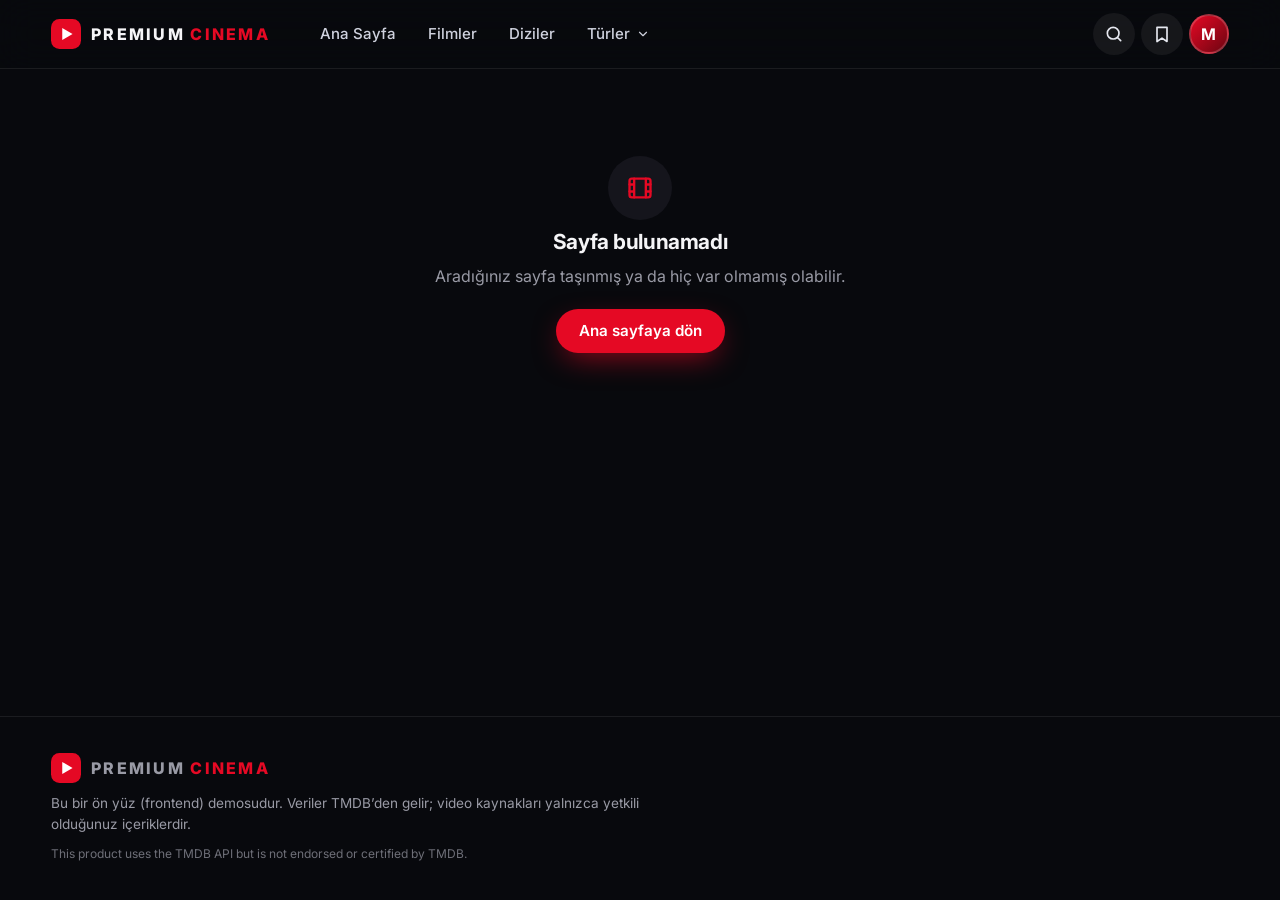
<file: index.html>
<!doctype html>
<html lang="tr">
<head>
<meta charset="utf-8">
<meta name="viewport" content="width=device-width, initial-scale=1, viewport-fit=cover">
<title>Premium Cinema — Sinema, özenle seçildi</title>
<meta name="description" content="Premium sinema deneyimi: filmler ve diziler, özenle düzenlenmiş.">
<meta name="theme-color" content="#08090D"><meta name="color-scheme" content="dark">
<meta name="apple-mobile-web-app-capable" content="yes"><meta name="apple-mobile-web-app-status-bar-style" content="black-translucent">
<meta property="og:type" content="website"><meta property="og:site_name" content="Premium Cinema">
<meta property="og:title" content="Premium Cinema"><meta property="og:description" content="Premium sinema deneyimi: filmler ve diziler, özenle düzenlenmiş.">
<meta property="og:image" content=""><meta property="og:url" content="">
<meta name="twitter:card" content="summary_large_image"><meta name="twitter:title" content="Premium Cinema">
<link rel="canonical" href="">
<link rel="icon" href="data:image/svg+xml,%3Csvg xmlns='http://www.w3.org/2000/svg' viewBox='0 0 32 32'%3E%3Crect width='32' height='32' rx='9' fill='%23E50924'/%3E%3Cpath d='M12 9.5v13l11-6.5z' fill='%23fff'/%3E%3C/svg%3E">
<script>
  /* Routing: History API on http(s) (needs an SPA fallback, see README); automatic #hash fallback on file://.
     Hosting in a sub-folder? set window.PC_BASE = '/my-folder';  Force hash mode: window.PC_ROUTING = 'hash'; */
  (function () { if (location.protocol !== 'file:' && window.PC_ROUTING !== 'hash') document.write('<base href="' + (window.PC_BASE || '') + '/">'); })();
</script>
<link rel="preconnect" href="https://fonts.googleapis.com"><link rel="preconnect" href="https://fonts.gstatic.com" crossorigin>
<link rel="preconnect" href="https://image.tmdb.org" crossorigin>
<link href="https://fonts.googleapis.com/css2?family=Inter:wght@400;500;600;700;800&display=swap" rel="stylesheet">
<link rel="stylesheet" href="style.css">
</head>
<body>
<a class="skip" href="#view">İçeriğe geç</a>
<header id="nav" class="nav"></header>
<main id="view" tabindex="-1"></main>
<footer id="foot" class="foot"></footer>
<nav id="bottomNav" class="bottom-nav" aria-label="Mobil menü"></nav>
<div id="dim" aria-hidden="true"></div>
<div id="modalRoot"></div>
<div id="toasts" aria-live="polite"></div>
<noscript><p style="padding:40px;color:#fff">Bu uygulama JavaScript gerektirir. / This app requires JavaScript.</p></noscript>
<script src="app.js" defer></script>
</body>
</html>
</file>
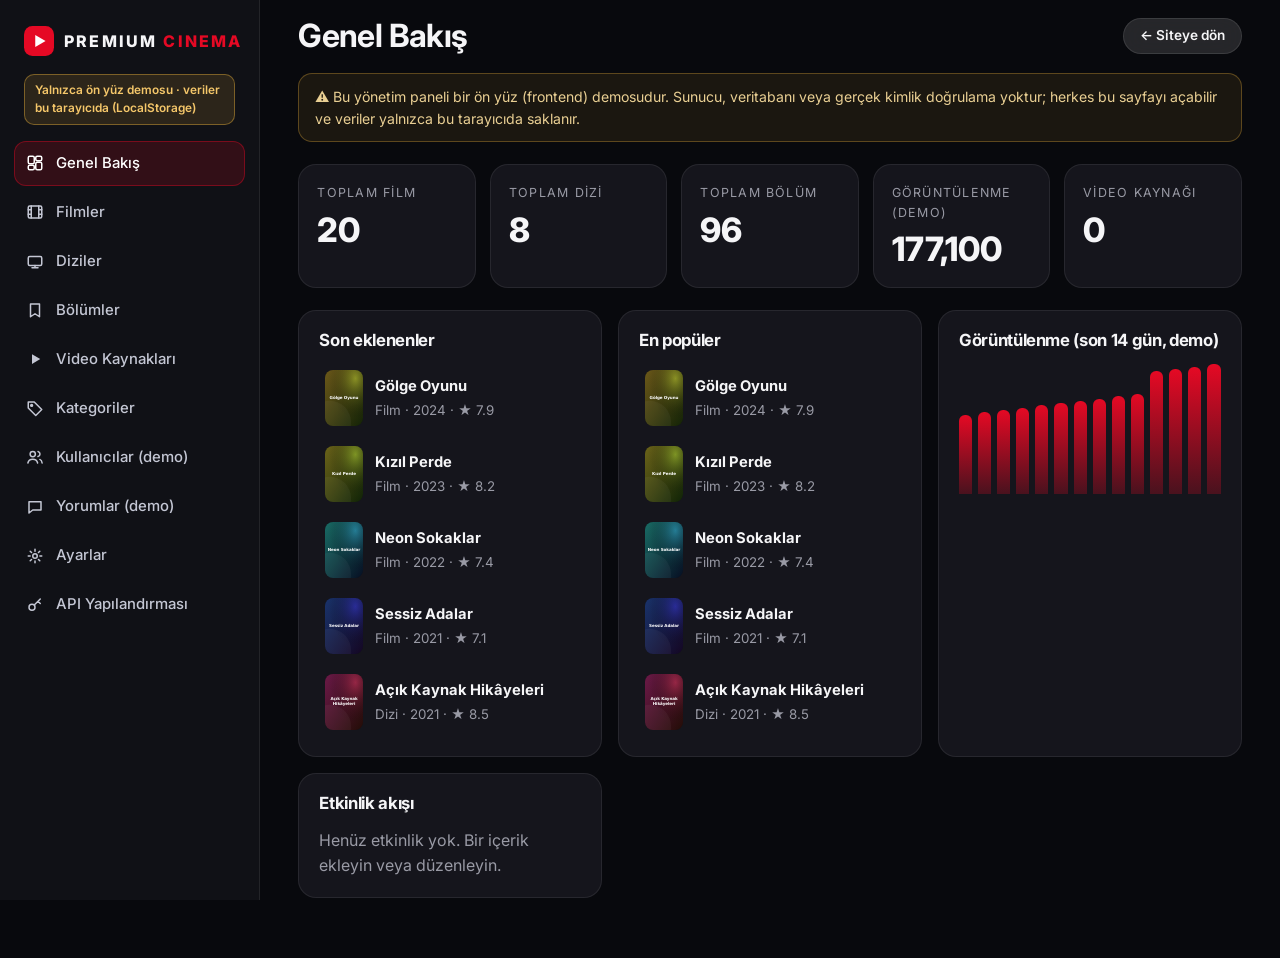
<file: admin.html>
<!doctype html>
<html lang="tr">
<head>
<meta charset="utf-8"><meta name="viewport" content="width=device-width, initial-scale=1, viewport-fit=cover">
<title>Yönetim Paneli (Demo) · Premium Cinema</title><meta name="robots" content="noindex"><meta name="theme-color" content="#08090D">
<link rel="icon" href="data:image/svg+xml,%3Csvg xmlns='http://www.w3.org/2000/svg' viewBox='0 0 32 32'%3E%3Crect width='32' height='32' rx='9' fill='%23E50924'/%3E%3Cpath d='M12 9.5v13l11-6.5z' fill='%23fff'/%3E%3C/svg%3E">
<link href="https://fonts.googleapis.com/css2?family=Inter:wght@400;500;600;700;800&display=swap" rel="stylesheet">
<link rel="stylesheet" href="style.css">
<style>
body{display:block}.adm{display:grid;grid-template-columns:260px minmax(0,1fr);min-height:100vh;min-height:100dvh}
.adm-side{position:sticky;top:0;height:100vh;height:100dvh;overflow:auto;padding:calc(var(--safe-t) + 20px) 14px 20px;background:var(--bg2);border-right:1px solid var(--line);display:flex;flex-direction:column;gap:4px;z-index:80}
.adm-side .logo{padding:6px 10px 14px}.demo-pill{margin:0 10px 12px;padding:6px 10px;border-radius:10px;background:rgba(245,184,61,.12);border:1px solid rgba(245,184,61,.4);color:#f5c76a;font-size:.74rem;font-weight:600}
.adm-nav{display:flex;align-items:center;gap:12px;padding:11px 12px;border-radius:12px;color:#c4c7d4;background:none;border:0;text-align:left;width:100%;font-weight:500;font-size:.93rem}.adm-nav:hover{background:rgba(255,255,255,.06);color:#fff}.adm-nav.on{background:rgba(var(--accent-rgb),.16);color:#fff;box-shadow:inset 0 0 0 1px rgba(var(--accent-rgb),.4)}.adm-nav svg{width:18px;height:18px}
.adm-main{min-width:0;padding:calc(var(--safe-t) + 18px) clamp(16px,3vw,40px) 60px}
.adm-top{display:flex;align-items:center;gap:12px;margin-bottom:18px}.adm-top h1{font-size:clamp(1.4rem,3vw,2rem)}.adm-top .grow{flex:1}.menu-btn{display:none}
.demo-note{padding:12px 16px;border-radius:14px;background:rgba(245,184,61,.08);border:1px solid rgba(245,184,61,.3);color:#e9cf93;font-size:.88rem;margin-bottom:22px}
.stats{display:grid;grid-template-columns:repeat(auto-fit,minmax(170px,1fr));gap:14px;margin-bottom:22px}.stat{padding:18px;border-radius:18px;background:var(--card);border:1px solid var(--line)}.stat small{color:var(--muted);display:block;font-size:.78rem;text-transform:uppercase;letter-spacing:.1em}.stat b{display:block;font:800 clamp(1.5rem,3vw,2.1rem) var(--font);margin-top:6px}
.cols{display:grid;grid-template-columns:repeat(auto-fit,minmax(300px,1fr));gap:16px}.panel{padding:20px;border-radius:18px;background:var(--card);border:1px solid var(--line);min-width:0}.panel h2{font-size:1.05rem;margin-bottom:14px}
.mini{display:grid;gap:8px}.mini-i{display:flex;align-items:center;gap:12px;padding:6px;border-radius:12px}.mini-i img{width:38px;height:56px;border-radius:8px;object-fit:cover;background:var(--bg2)}.mini-i b{display:block;font-size:.92rem}.mini-i small{color:var(--muted)}
.act{display:grid;gap:10px;max-height:340px;overflow:auto}.act div{display:flex;gap:10px;font-size:.88rem;color:#cfd2de}.act small{color:var(--muted);white-space:nowrap;margin-left:auto}.act i{width:8px;height:8px;border-radius:50%;background:var(--accent);margin-top:7px;flex:none}
.bars{display:flex;align-items:flex-end;gap:6px;height:130px}.bars i{flex:1;border-radius:6px 6px 0 0;background:linear-gradient(180deg,var(--accent),rgba(var(--accent-rgb),.25));min-height:6px}
.toolbar{display:flex;flex-wrap:wrap;gap:10px;margin-bottom:16px;align-items:center}.toolbar input,.toolbar select{min-height:42px;padding:8px 14px;border-radius:12px;background:var(--card);border:1px solid var(--line2)}.toolbar input[type=search]{flex:1;min-width:180px}
.tbl-wrap{overflow-x:auto;border:1px solid var(--line);border-radius:18px;background:var(--card)}table{width:100%;border-collapse:collapse;min-width:640px}th,td{padding:12px 14px;text-align:left;border-bottom:1px solid var(--line);vertical-align:middle;font-size:.9rem}th{font-size:.72rem;text-transform:uppercase;letter-spacing:.1em;color:var(--muted);font-weight:600;white-space:nowrap}tr:last-child td{border-bottom:0}tbody tr:hover{background:rgba(255,255,255,.03)}
.th{width:40px;height:58px;border-radius:8px;object-fit:cover;background:var(--bg2)}.th-w{width:84px;height:48px}.cell-t b{display:block}.cell-t small{color:var(--muted)}.url{max-width:260px;overflow:hidden;text-overflow:ellipsis;white-space:nowrap;color:var(--muted)}
.row-a{display:flex;gap:6px;justify-content:flex-end}.mbtn{width:36px;height:36px;border-radius:10px;border:1px solid var(--line2);background:var(--card2);display:grid;place-items:center}.mbtn:hover{background:var(--accent);border-color:var(--accent)}.mbtn svg{width:16px;height:16px}
.tag{display:inline-block;padding:2px 9px;border-radius:999px;background:rgba(255,255,255,.08);font-size:.75rem;font-weight:600}.tag.ok{background:rgba(70,211,127,.15);color:var(--ok)}.tag.off{background:rgba(255,107,125,.15);color:#ff8d9b}
.switch{position:relative;width:42px;height:24px;display:inline-block}.switch input{opacity:0;width:0;height:0}.switch span{position:absolute;inset:0;border-radius:12px;background:#3a3c4a;transition:.2s;cursor:pointer}.switch span::after{content:"";position:absolute;left:3px;top:3px;width:18px;height:18px;border-radius:50%;background:#fff;transition:.2s}.switch input:checked+span{background:var(--accent)}.switch input:checked+span::after{transform:translateX(18px)}
.tabs{display:flex;flex-wrap:wrap;gap:8px;margin-bottom:14px}
.grid2{display:grid;grid-template-columns:1fr 1fr;gap:14px}.gen{display:flex;flex-wrap:wrap;gap:6px}.gen label{padding:6px 12px;border-radius:999px;background:var(--card);border:1px solid var(--line2);font-size:.84rem;cursor:pointer}.gen label{position:relative}.gen input{position:absolute;opacity:0;inset:0;width:100%;height:100%;margin:0;cursor:pointer}.gen label:focus-within{outline:2px solid var(--accent)}.gen label:has(input:checked){background:rgba(var(--accent-rgb),.2);border-color:var(--accent)}
.imgf{display:grid;gap:8px}.imgf .pv{border-radius:12px;background:var(--bg2);border:1px dashed var(--line2);overflow:hidden;display:grid;place-items:center;color:var(--muted);font-size:.8rem}.imgf .pv.p{aspect-ratio:2/3;max-width:140px}.imgf .pv.b{aspect-ratio:16/9}.imgf .pv img{width:100%;height:100%;object-fit:cover}
.modal-box{width:min(720px,100%)}.modal-box h2{padding-right:40px}.f small{color:var(--muted)}.empty{padding:40px;text-align:center;color:var(--muted)}
@media (max-width:900px){.adm{grid-template-columns:1fr}.adm-side{position:fixed;left:0;top:0;bottom:0;width:280px;transform:translateX(-100%);transition:transform .3s var(--ease);box-shadow:var(--shadow)}body.nav-open .adm-side{transform:none}.menu-btn{display:grid}.grid2{grid-template-columns:1fr}.scrim{position:fixed;inset:0;background:rgba(0,0,0,.6);z-index:70;display:none}body.nav-open .scrim{display:block}}
</style>
</head>
<body data-admin>
<div class="scrim" id="scrim"></div>
<div class="adm">
  <aside class="adm-side" id="side" aria-label="Admin menu"></aside>
  <div class="adm-main"><div class="adm-top"><button class="icon-btn menu-btn" id="menuBtn" type="button" aria-label="Menu"><svg viewBox="0 0 24 24" fill="none" stroke="currentColor" stroke-width="2" stroke-linecap="round"><path d="M4 7h16M4 12h16M4 17h16"/></svg></button><h1 id="title"></h1><span class="grow"></span><a class="btn btn-glass btn-sm" href="index.html">← Siteye dön</a></div>
    <div class="demo-note" id="note"></div><main id="adm-view"></main></div>
</div>
<div id="modalRoot"></div><div id="toasts" aria-live="polite"></div>
<script src="app.js"></script>
<script>
'use strict';
const L = (tr, en) => S.lang === 'en' ? en : tr;
const IC = { ...ICON, users: sv('<circle cx="9" cy="8" r="3.5"/><path d="M2.5 20c.8-3.6 3.2-5 6.5-5s5.7 1.4 6.5 5M16 4.6a3.5 3.5 0 0 1 0 6.8M18.5 15.2c1.7.6 2.7 2 3 4.8"/>'), chat: sv('<path d="M4 5h16v11H9l-5 4z"/>'), key: sv('<circle cx="8" cy="15" r="4"/><path d="m11 12 8-8M16 7l3 3"/>'), edit: sv('<path d="M4 20h4L19 9l-4-4L4 16z"/>'), tag: sv('<path d="M3 12V4h8l10 10-8 8z"/><circle cx="7.5" cy="8.5" r="1.2" fill="currentColor"/>'), dash: sv('<rect x="3" y="3" width="8" height="10" rx="2"/><rect x="13" y="3" width="8" height="6" rx="2"/><rect x="13" y="11" width="8" height="10" rx="2"/><rect x="3" y="15" width="8" height="6" rx="2"/>') };
const SECTIONS = [['overview', L('Genel Bakış', 'Overview'), IC.dash], ['movies', L('Filmler', 'Movies'), IC.film], ['series', L('Diziler', 'TV Series'), IC.tv], ['episodes', L('Bölümler', 'Episodes'), IC.list], ['sources', L('Video Kaynakları', 'Video Sources'), IC.play], ['categories', L('Kategoriler', 'Categories'), IC.tag], ['users', L('Kullanıcılar (demo)', 'Users (demo)'), IC.users], ['comments', L('Yorumlar (demo)', 'Comments (demo)'), IC.chat], ['settings', L('Ayarlar', 'Settings'), IC.gear], ['api', L('API Yapılandırması', 'API Configuration'), IC.key]];
let cat = catalog(), cur = 'overview', epSeries = '', epSeason = 1;
const $v = () => $('#adm-view');
const commit = msg => { if (!saveCatalog(cat)) { toast(L('Tarayıcı depolaması dolu — daha küçük görseller kullanın.', 'Browser storage is full — use smaller images.')); return false; } if (msg) logActivity(msg); return true; };
const ago = ts => { const m = Math.round((Date.now() - ts) / 6e4); return m < 1 ? L('şimdi', 'now') : m < 60 ? m + L(' dk', ' min') : m < 1440 ? Math.round(m / 60) + L(' sa', ' h') : Math.round(m / 1440) + L(' gün', ' d'); };
const gl = () => GENRE_FB[S.lang];
const norm = it => normLocal(it);
const poster = it => it.poster || art(it.title, 'poster');

function shell() {
  $('#side').innerHTML = `<a class="logo" href="index.html">${LOGO_SVG}<span>PREMIUM<b>CINEMA</b></span></a><div class="demo-pill">${L('Yalnızca ön yüz demosu · veriler bu tarayıcıda (LocalStorage)', 'Frontend demo only · data lives in this browser (LocalStorage)')}</div>` + SECTIONS.map(([k, l, i]) => `<button class="adm-nav" type="button" data-s="${k}">${i}${esc(l)}</button>`).join('');
  $('#note').textContent = L('⚠ Bu yönetim paneli bir ön yüz (frontend) demosudur. Sunucu, veritabanı veya gerçek kimlik doğrulama yoktur; herkes bu sayfayı açabilir ve veriler yalnızca bu tarayıcıda saklanır.', '⚠ This admin dashboard is a frontend demo. There is no server, database or real authentication; anyone can open it and data is stored only in this browser.');
}
const LOGO_SVG = '<svg viewBox="0 0 32 32" aria-hidden="true"><rect width="32" height="32" rx="9" fill="var(--accent)"/><path d="M12 9.5v13l11-6.5z" fill="#fff"/></svg>';
function go(s) { cur = SECTIONS.some(x => x[0] === s) ? s : 'overview'; if (location.hash !== '#' + cur) history.replaceState(null, '', '#' + cur); document.body.classList.remove('nav-open'); $$('.adm-nav').forEach(b => b.classList.toggle('on', b.dataset.s === cur)); $('#title').textContent = SECTIONS.find(x => x[0] === cur)[1]; document.title = $('#title').textContent + ' · Admin (demo)'; ({ overview, movies: () => content('movie'), series: () => content('tv'), episodes, sources, categories, users, comments, settings, api })[cur](); }

/* ---------- overview ---------- */
function overview() {
  const mv = cat.filter(x => x.type === 'movie'), tv = cat.filter(x => x.type === 'tv'), eps = tv.reduce((n, x) => n + (x.seasons || []).reduce((m, s) => m + s.episodes.length, 0), 0), views = cat.reduce((n, x) => n + (x.views || 0), 0), srcN = Object.values(LS.get(K.sources, {})).reduce((n, a) => n + a.length, 0);
  const recent = [...cat].sort((a, b) => (b.added || 0) - (a.added || 0)).slice(0, 5), pop = [...cat].sort((a, b) => (b.views || 0) - (a.views || 0)).slice(0, 5), act = LS.get(K.activity, []);
  const days = Array.from({ length: 14 }, (_, i) => 30 + (hash('d' + i) % 70)), mx = Math.max(...days);
  const mini = x => `<div class="mini-i"><img src="${esc(poster(x))}" alt="" loading="lazy"><div><b>${esc(x.title)}</b><small>${x.type === 'tv' ? L('Dizi', 'Series') : L('Film', 'Movie')} · ${esc(x.year || '')} · ★ ${Number(x.rating || 0).toFixed(1)}</small></div></div>`;
  $v().innerHTML = `<div class="stats">${[[L('Toplam Film', 'Total movies'), mv.length], [L('Toplam Dizi', 'Total series'), tv.length], [L('Toplam Bölüm', 'Total episodes'), eps], [L('Görüntülenme (demo)', 'Views (demo)'), views.toLocaleString()], [L('Video kaynağı', 'Video sources'), srcN]].map(([l, n]) => `<div class="stat"><small>${l}</small><b>${n}</b></div>`).join('')}</div>
  <div class="cols"><section class="panel"><h2>${L('Son eklenenler', 'Recently added')}</h2><div class="mini">${recent.map(mini).join('')}</div></section><section class="panel"><h2>${L('En popüler', 'Most popular')}</h2><div class="mini">${pop.map(mini).join('')}</div></section>
  <section class="panel"><h2>${L('Görüntülenme (son 14 gün, demo)', 'Views (last 14 days, demo)')}</h2><div class="bars" role="img" aria-label="chart">${days.map(d => `<i style="height:${d / mx * 100}%" title="${d}"></i>`).join('')}</div></section>
  <section class="panel"><h2>${L('Etkinlik akışı', 'Activity feed')}</h2><div class="act">${act.length ? act.map(a => `<div><i></i><span>${esc(a.text)}</span><small>${ago(a.ts)}</small></div>`).join('') : `<p class="muted">${L('Henüz etkinlik yok. Bir içerik ekleyin veya düzenleyin.', 'No activity yet. Add or edit something.')}</p>`}</div></section></div>`;
}

/* ---------- movies / series ---------- */
const filt = { q: '', g: '', ql: '', sort: 'added' };
function content(type) {
  const isTv = type === 'tv', G = gl();
  $v().innerHTML = `<div class="toolbar"><input type="search" id="fq" placeholder="${L('Ara…', 'Search…')}" value="${esc(filt.q)}"><select id="fg"><option value="">${L('Tüm kategoriler', 'All categories')}</option>${Object.entries(G).map(([id, n]) => `<option value="${id}" ${filt.g == id ? 'selected' : ''}>${esc(n)}</option>`).join('')}</select><select id="fql"><option value="">${L('Tüm kaliteler', 'All qualities')}</option>${['SD', 'HD', '4K'].map(q => `<option ${filt.ql === q ? 'selected' : ''}>${q}</option>`).join('')}</select><select id="fs">${[['added', L('Yeni eklenen', 'Newest added')], ['title', L('Ada göre', 'Title')], ['year', L('Yıla göre', 'Year')], ['rating', L('Puana göre', 'Rating')], ['views', L('Görüntülenme', 'Views')]].map(([k, l]) => `<option value="${k}" ${filt.sort === k ? 'selected' : ''}>${l}</option>`).join('')}</select><button class="btn btn-primary" id="add" type="button">${IC.plus}${isTv ? L('Dizi ekle', 'Add series') : L('Film ekle', 'Add movie')}</button></div><div class="tbl-wrap"><table><thead><tr><th></th><th>${L('Başlık', 'Title')}</th><th>${L('Kategori', 'Categories')}</th><th>${L('Puan', 'Rating')}</th><th>${L('Kalite', 'Quality')}</th><th>${L('Görüntülenme', 'Views')}</th><th></th></tr></thead><tbody id="tb"></tbody></table></div>`;
  const draw = () => {
    let a = cat.filter(x => x.type === type); const q = filt.q.trim().toLowerCase();
    if (q) a = a.filter(x => (x.title + ' ' + (x.original || '')).toLowerCase().includes(q)); if (filt.g) a = a.filter(x => (x.genres || []).includes(+filt.g)); if (filt.ql) a = a.filter(x => x.quality === filt.ql);
    const by = { added: (x, y) => (y.added || 0) - (x.added || 0), title: (x, y) => x.title.localeCompare(y.title, S.lang), year: (x, y) => (y.year || 0) - (x.year || 0), rating: (x, y) => (y.rating || 0) - (x.rating || 0), views: (x, y) => (y.views || 0) - (x.views || 0) }; a.sort(by[filt.sort]);
    $('#tb').innerHTML = a.length ? a.map(x => `<tr><td><img class="th" src="${esc(poster(x))}" alt="" loading="lazy"></td><td class="cell-t"><b>${esc(x.title)} ${x.featured ? '★' : ''}</b><small>${esc(x.original || '')} · ${esc(x.year || '')}${isTv ? ' · ' + (x.seasons || []).length + L(' sezon', ' seasons') : x.runtime ? ' · ' + x.runtime + L(' dk', ' min') : ''}</small></td><td>${(x.genres || []).map(g => `<span class="tag">${esc(G[g] || g)}</span>`).join(' ')}</td><td>★ ${Number(x.rating || 0).toFixed(1)}</td><td><span class="tag">${esc(x.quality || '—')}</span></td><td>${(x.views || 0).toLocaleString()}</td><td><div class="row-a"><button class="mbtn" data-src="${x.id}" title="${L('Kaynaklar', 'Sources')}" aria-label="${L('Kaynaklar', 'Sources')}">${IC.play}</button>${isTv ? `<button class="mbtn" data-eps="${x.id}" title="${L('Bölümler', 'Episodes')}" aria-label="${L('Bölümler', 'Episodes')}">${IC.list}</button>` : ''}<button class="mbtn" data-edit="${x.id}" title="${L('Düzenle', 'Edit')}" aria-label="${L('Düzenle', 'Edit')}">${IC.edit}</button><button class="mbtn" data-del="${x.id}" title="${L('Sil', 'Delete')}" aria-label="${L('Sil', 'Delete')}">${IC.trash}</button></div></td></tr>`).join('') : `<tr><td colspan="7" class="empty">${L('Sonuç yok', 'No results')}</td></tr>`;
  };
  draw();
  $('#fq').oninput = debounce(e => { filt.q = e.target.value; draw(); }, 150); $('#fg').onchange = e => { filt.g = e.target.value; draw(); }; $('#fql').onchange = e => { filt.ql = e.target.value; draw(); }; $('#fs').onchange = e => { filt.sort = e.target.value; draw(); };
  $('#add').onclick = () => itemForm(type);
  $('#tb').onclick = e => {
    const b = e.target.closest('button'); if (!b) return;
    if (b.dataset.edit) itemForm(type, b.dataset.edit);
    else if (b.dataset.del) { const it = cat.find(x => x.id === b.dataset.del); if (confirm(L(`“${it.title}” silinsin mi?`, `Delete “${it.title}”?`))) { cat = cat.filter(x => x.id !== it.id); const m = LS.get(K.sources, {}); Object.keys(m).forEach(k => { if (k.includes(':' + it.id)) delete m[k]; }); LS.set(K.sources, m); if (commit(L('Silindi: ', 'Deleted: ') + it.title)) draw(); } }
    else if (b.dataset.src) { srcFilter = (isTv ? 'tv:' : 'movie:') + b.dataset.src; go('sources'); }
    else if (b.dataset.eps) { epSeries = b.dataset.eps; epSeason = 1; go('episodes'); }
  };
}
function imgField(name, label, val, kind) {
  return `<div class="f imgf" data-img="${name}" data-w="${kind === 'p' ? 500 : 1280}"><span>${label}</span><div class="pv ${kind}">${val ? `<img src="${esc(val)}" alt="">` : L('Önizleme', 'Preview')}</div><input type="hidden" name="${name}" value="${esc(val || '')}"><input type="url" placeholder="https://… ${L('(görsel adresi)', '(image URL)')}" data-url value="${val && /^https:/.test(val) ? esc(val) : ''}"><input type="file" accept="image/*" data-file></div>`;
}
function wireImgs(el) {
  $$('.imgf', el).forEach(f => {
    const pv = $('.pv', f), hid = $('input[type=hidden]', f), set = v => { hid.value = v; pv.innerHTML = v ? `<img src="${esc(v)}" alt="">` : L('Önizleme', 'Preview'); };
    $('[data-url]', f).onchange = e => { const v = e.target.value.trim(); if (!v || /^https:\/\//i.test(v)) set(v); else toast(L('Yalnızca https:// adresleri', 'Only https:// URLs')); };
    $('[data-file]', f).onchange = e => { const file = e.target.files[0]; if (!file) return; const fr = new FileReader(); fr.onload = () => { const im = new Image(); im.onload = () => { const sc = Math.min(1, +f.dataset.w / im.width), c = document.createElement('canvas'); c.width = Math.round(im.width * sc); c.height = Math.round(im.height * sc); c.getContext('2d').drawImage(im, 0, 0, c.width, c.height); set(c.toDataURL('image/jpeg', .8)); }; im.onerror = () => toast(L('Görsel okunamadı', 'Could not read image')); im.src = fr.result; }; fr.readAsDataURL(file); };
  });
}
function itemForm(type, id) {
  const isTv = type === 'tv', it = id ? cat.find(x => x.id === id) : { type, genres: [], quality: 'HD', rating: 7, year: new Date().getFullYear(), runtime: isTv ? 45 : 110, cast: [] }, G = gl();
  openModal(`<h2>${id ? L('Düzenle', 'Edit') : (isTv ? L('Dizi ekle', 'Add series') : L('Film ekle', 'Add movie'))}</h2><form class="form" id="itf"><div class="grid2"><label class="f"><span>${L('Başlık', 'Title')} *</span><input name="title" required value="${esc(it.title)}"></label><label class="f"><span>${L('Orijinal ad', 'Original title')}</span><input name="original" value="${esc(it.original)}"></label>
    <label class="f"><span>${L('Yıl', 'Year')}</span><input name="year" type="number" min="1900" max="2100" value="${esc(it.year)}"></label><label class="f"><span>${L('Puan (0-10)', 'Rating (0-10)')}</span><input name="rating" type="number" min="0" max="10" step="0.1" value="${esc(it.rating)}"></label>
    <label class="f"><span>${isTv ? L('Bölüm süresi (dk)', 'Episode runtime (min)') : L('Süre (dk)', 'Runtime (min)')}</span><input name="runtime" type="number" min="0" value="${esc(it.runtime)}"></label><label class="f"><span>${L('Kalite', 'Quality')}</span><select name="quality">${['SD', 'HD', '4K'].map(q => `<option ${it.quality === q ? 'selected' : ''}>${q}</option>`).join('')}</select></label>
    <label class="f"><span>${isTv ? L('Yapımcı', 'Creator') : L('Yönetmen', 'Director')}</span><input name="director" value="${esc(it.director)}"></label><label class="f"><span>${L('Oyuncular (virgülle)', 'Cast (comma-separated)')}</span><input name="cast" value="${esc((it.cast || []).map(c => c.name || c).join(', '))}"></label></div>
    <div class="f"><span>${L('Kategoriler', 'Categories')}</span><div class="gen">${Object.entries(G).map(([g, n]) => `<label><input type="checkbox" name="genres" value="${g}" ${(it.genres || []).includes(+g) ? 'checked' : ''}>${esc(n)}</label>`).join('')}</div></div>
    <label class="f"><span>${L('Özet', 'Overview')}</span><textarea name="overview">${esc(it.overview)}</textarea></label><label class="f"><span>${L('Fragman (YouTube adresi veya ID)', 'Trailer (YouTube URL or ID)')}</span><input name="trailer" value="${esc(it.trailer)}"></label>
    <div class="grid2">${imgField('poster', L('Afiş', 'Poster'), it.poster, 'p')}${imgField('backdrop', L('Arka plan', 'Backdrop'), it.backdrop, 'b')}</div>
    <label class="chk"><input type="checkbox" name="featured" ${it.featured ? 'checked' : ''}> ${L('Öne çıkan (ana sayfa)', 'Featured (home)')}</label><div class="f-actions"><span></span><button class="btn btn-primary" type="submit">${L('Kaydet', 'Save')}</button></div></form>`, {
    cls: '', onMount(el, close) {
      wireImgs(el);
      $('#itf', el).onsubmit = e => {
        e.preventDefault(); const d = new FormData(e.target), tr = (d.get('trailer') || '').trim(), yt = (tr.match(/(?:v=|youtu\.be\/|embed\/)([\w-]{6,})/) || [])[1] || tr;
        const o = Object.assign({}, it, { type, title: d.get('title').trim(), original: d.get('original').trim(), year: +d.get('year') || '', rating: clamp(+d.get('rating') || 0, 0, 10), runtime: +d.get('runtime') || 0, quality: d.get('quality'), director: d.get('director').trim(), cast: d.get('cast').split(',').map(x => x.trim()).filter(Boolean), genres: d.getAll('genres').map(Number), overview: d.get('overview').trim(), trailer: yt, poster: d.get('poster'), backdrop: d.get('backdrop'), featured: d.get('featured') === 'on' });
        if (!o.title) return;
        if (id) { cat = cat.map(x => x.id === id ? o : x); } else { o.id = 'c' + Date.now().toString(36); o.added = Date.now(); o.views = 0; o.demo = false; if (isTv) o.seasons = [{ n: 1, title: '1. ' + L('Sezon', 'Season'), episodes: [] }]; cat.unshift(o); }
        if (commit((id ? L('Güncellendi: ', 'Updated: ') : L('Eklendi: ', 'Added: ')) + o.title)) { close(); toast(L('Kaydedildi', 'Saved')); go(cur); }
      };
    }
  });
}

/* ---------- episodes ---------- */
function episodes() {
  const tvs = cat.filter(x => x.type === 'tv'); if (!tvs.length) { $v().innerHTML = `<p class="empty">${L('Önce bir dizi ekleyin.', 'Add a series first.')}</p>`; return; }
  if (!tvs.some(x => x.id === epSeries)) { epSeries = tvs[0].id; epSeason = 1; }
  const sr = cat.find(x => x.id === epSeries); sr.seasons = sr.seasons || []; if (!sr.seasons.some(s => s.n === epSeason)) epSeason = sr.seasons[0] ? sr.seasons[0].n : 1; const se = sr.seasons.find(s => s.n === epSeason);
  $v().innerHTML = `<div class="toolbar"><select id="es">${tvs.map(x => `<option value="${x.id}" ${x.id === epSeries ? 'selected' : ''}>${esc(x.title)}</option>`).join('')}</select><button class="btn btn-glass" id="addS" type="button">${IC.plus}${L('Sezon ekle', 'Add season')}</button>${se ? `<button class="btn btn-ghost" id="delS" type="button">${L('Sezonu sil', 'Delete season')}</button><button class="btn btn-primary" id="addE" type="button" style="margin-left:auto">${IC.plus}${L('Bölüm ekle', 'Add episode')}</button>` : ''}</div>
  <div class="tabs">${sr.seasons.map(s => `<button class="chip ${s.n === epSeason ? 'on' : ''}" data-sn="${s.n}">${esc(s.title || s.n + '. ' + L('Sezon', 'Season'))} (${s.episodes.length})</button>`).join('')}</div>
  <div class="tbl-wrap"><table><thead><tr><th></th><th>#</th><th>${L('Başlık', 'Title')}</th><th>${L('Süre', 'Runtime')}</th><th></th></tr></thead><tbody>${se && se.episodes.length ? [...se.episodes].sort((a, b) => a.n - b.n).map(e => `<tr><td><img class="th th-w" src="${esc(e.still || art(sr.title + ' ' + e.title, 'still', hash(sr.title) % 360))}" alt="" loading="lazy"></td><td>${e.n}</td><td class="cell-t"><b>${esc(e.title)}</b><small>${esc((e.overview || '').slice(0, 80))}</small></td><td>${e.runtime || '—'} ${L('dk', 'min')}</td><td><div class="row-a"><button class="mbtn" data-src="${e.n}" aria-label="${L('Kaynaklar', 'Sources')}">${IC.play}</button><button class="mbtn" data-ee="${e.n}" aria-label="${L('Düzenle', 'Edit')}">${IC.edit}</button><button class="mbtn" data-ed="${e.n}" aria-label="${L('Sil', 'Delete')}">${IC.trash}</button></div></td></tr>`).join('') : `<tr><td colspan="5" class="empty">${L('Bu sezonda bölüm yok.', 'No episodes in this season.')}</td></tr>`}</tbody></table></div>`;
  $('#es').onchange = e => { epSeries = e.target.value; epSeason = 1; episodes(); };
  $('#addS').onclick = () => { const n = Math.max(0, ...sr.seasons.map(s => s.n)) + 1; sr.seasons.push({ n, title: n + '. ' + L('Sezon', 'Season'), episodes: [] }); epSeason = n; if (commit(L('Sezon eklendi: ', 'Season added: ') + sr.title)) episodes(); };
  if (se) { $('#delS').onclick = () => { if (confirm(L('Sezon ve bölümleri silinsin mi?', 'Delete this season and its episodes?'))) { sr.seasons = sr.seasons.filter(s => s.n !== epSeason); if (commit()) episodes(); } }; $('#addE').onclick = () => epForm(sr, se); }
  $$('[data-sn]').forEach(b => b.onclick = () => { epSeason = +b.dataset.sn; episodes(); });
  $v().onclick = e => { const b = e.target.closest('button'); if (!b || !se) return; if (b.dataset.ee) epForm(sr, se, +b.dataset.ee); else if (b.dataset.ed) { if (confirm(L('Bölüm silinsin mi?', 'Delete episode?'))) { se.episodes = se.episodes.filter(x => x.n !== +b.dataset.ed); if (commit(L('Bölüm silindi: ', 'Episode deleted: ') + sr.title)) episodes(); } } else if (b.dataset.src) { srcFilter = `tv:${sr.id}:${epSeason}:${b.dataset.src}`; go('sources'); } };
}
function epForm(sr, se, n) {
  const e = n ? se.episodes.find(x => x.n === n) : { n: Math.max(0, ...se.episodes.map(x => x.n)) + 1, title: '', overview: '', runtime: sr.runtime || 45, still: '' };
  openModal(`<h2>${n ? L('Bölümü düzenle', 'Edit episode') : L('Bölüm ekle', 'Add episode')} · ${esc(sr.title)} S${se.n}</h2><form class="form" id="ef"><div class="grid2"><label class="f"><span>${L('Bölüm no', 'Number')}</span><input name="n" type="number" min="1" required value="${e.n}"></label><label class="f"><span>${L('Süre (dk)', 'Runtime (min)')}</span><input name="runtime" type="number" min="0" value="${e.runtime || ''}"></label></div><label class="f"><span>${L('Başlık', 'Title')} *</span><input name="title" required value="${esc(e.title)}"></label><label class="f"><span>${L('Açıklama', 'Description')}</span><textarea name="overview">${esc(e.overview)}</textarea></label>${imgField('still', L('Küçük resim', 'Thumbnail'), e.still, 'b')}<div class="f-actions"><span></span><button class="btn btn-primary" type="submit">${L('Kaydet', 'Save')}</button></div></form>`, {
    onMount(el, close) { wireImgs(el); $('#ef', el).onsubmit = ev => { ev.preventDefault(); const d = new FormData(ev.target), o = { n: +d.get('n'), title: d.get('title').trim(), overview: d.get('overview').trim(), runtime: +d.get('runtime') || 0, still: d.get('still') }; if (se.episodes.some(x => x.n === o.n && x !== e)) { toast(L('Bu numara zaten var', 'Number already exists')); return; } if (n) Object.assign(e, o); else se.episodes.push(o); if (commit(L('Bölüm kaydedildi: ', 'Episode saved: ') + sr.title + ' S' + se.n + 'E' + o.n)) { close(); episodes(); } }; }
  });
}

/* ---------- video sources ---------- */
let srcFilter = '';
function targetLabel(k) {
  if (k === '*') return L('Genel (varsayılan)', 'Global (default)'); const [ty, id, s, e] = k.split(':'), it = cat.find(x => x.id === id), nm = it ? it.title : id;
  return ty === 'movie' ? `${L('Film', 'Movie')}: ${nm}` : e ? `${L('Dizi', 'Series')}: ${nm} · S${s}E${e}` : `${L('Dizi', 'Series')}: ${nm} (${L('tüm bölümler', 'all episodes')})`;
}
function sources() {
  const m = LS.get(K.sources, {}); let rows = []; Object.entries(m).forEach(([k, a]) => a.forEach((x, i) => rows.push({ k, i, x }))); if (srcFilter) rows = rows.filter(r => r.k === srcFilter);
  $v().innerHTML = `<div class="toolbar"><button class="btn btn-primary" id="addSrc" type="button">${IC.plus}${L('Kaynak ekle', 'Add source')}</button>${srcFilter ? `<span class="tag">${esc(targetLabel(srcFilter))}</span><button class="btn btn-ghost btn-sm" id="clrF">${L('Filtreyi kaldır', 'Clear filter')}</button>` : ''}<span class="muted" style="margin-left:auto;font-size:.85rem">${L('Yalnızca yayın hakkına sahip olduğunuz veya gömülmesine izin verilen kaynakları ekleyin.', 'Only add sources you are authorised to distribute or embed.')}</span></div>
  <div class="tbl-wrap"><table><thead><tr><th>${L('Hedef', 'Target')}</th><th>${L('Etiket', 'Label')}</th><th>${L('Tür', 'Type')}</th><th>${L('Dil', 'Language')}</th><th>URL</th><th>${L('Aktif', 'Active')}</th><th></th></tr></thead><tbody>${rows.length ? rows.map(({ k, i, x }) => `<tr><td class="cell-t"><b>${esc(targetLabel(k))}</b></td><td>${esc(x.label || '')}</td><td><span class="tag">${esc(x.kind)}</span></td><td>${esc(x.lang || '')}</td><td class="url" title="${esc(x.url)}">${esc(x.url)}</td><td><label class="switch"><input type="checkbox" data-tg="${esc(k)}|${i}" ${x.enabled !== false ? 'checked' : ''} aria-label="${L('Aktif', 'Active')}"><span></span></label></td><td><div class="row-a"><button class="mbtn" data-se="${esc(k)}|${i}" aria-label="${L('Düzenle', 'Edit')}">${IC.edit}</button><button class="mbtn" data-sd="${esc(k)}|${i}" aria-label="${L('Sil', 'Delete')}">${IC.trash}</button></div></td></tr>`).join('') : `<tr><td colspan="7" class="empty">${L('Henüz kaynak tanımlanmadı. Sitede demo kaynaklar oynatılır.', 'No sources yet. The site plays demo sources.')}</td></tr>`}</tbody></table></div>`;
  $('#addSrc').onclick = () => srcForm(); const cl = $('#clrF'); if (cl) cl.onclick = () => { srcFilter = ''; sources(); };
  $v().onchange = e => { const t = e.target.dataset.tg; if (!t) return; const [k, i] = t.split('|'), mm = LS.get(K.sources, {}); mm[k][+i].enabled = e.target.checked; LS.set(K.sources, mm); logActivity((e.target.checked ? L('Kaynak açıldı: ', 'Source enabled: ') : L('Kaynak kapatıldı: ', 'Source disabled: ')) + targetLabel(k)); };
  $v().onclick = e => { const b = e.target.closest('button'); if (!b) return; if (b.dataset.se) { const [k, i] = b.dataset.se.split('|'); srcForm(k, +i); } else if (b.dataset.sd) { const [k, i] = b.dataset.sd.split('|'); if (confirm(L('Kaynak silinsin mi?', 'Delete source?'))) { const mm = LS.get(K.sources, {}); mm[k].splice(+i, 1); if (!mm[k].length) delete mm[k]; LS.set(K.sources, mm); logActivity(L('Kaynak silindi: ', 'Source deleted: ') + targetLabel(k)); sources(); } } };
}
function srcForm(k, idx) {
  const m = LS.get(K.sources, {}), ex = k != null ? m[k][idx] : { label: 'Player ' + (Object.values(m).reduce((n, a) => n + a.length, 0) % 3 + 1), kind: 'hls', url: '', lang: '', enabled: true };
  const [ty0, id0, s0, e0] = (k && k !== '*' ? k : srcFilter && srcFilter !== '*' ? srcFilter : '*').split(':'); const t0 = ty0 === '*' ? 'global' : ty0 === 'movie' ? 'movie' : (e0 ? 'episode' : 'series');
  const movies = cat.filter(x => x.type === 'movie'), tvs = cat.filter(x => x.type === 'tv');
  openModal(`<h2>${k != null ? L('Kaynağı düzenle', 'Edit source') : L('Kaynak ekle', 'Add source')}</h2><form class="form" id="sf"><label class="f"><span>${L('Hedef', 'Target')}</span><select name="tt" id="tt">${[['global', L('Genel (tüm içerik için varsayılan)', 'Global (default for everything)')], ['movie', L('Film', 'Movie')], ['series', L('Dizi (tüm bölümler)', 'Series (all episodes)')], ['episode', L('Tek bölüm', 'Single episode')]].map(([v, l]) => `<option value="${v}" ${t0 === v ? 'selected' : ''}>${l}</option>`).join('')}</select></label>
    <div class="grid2" id="tgt"><label class="f" id="fm"><span>${L('Film', 'Movie')}</span><select name="mid">${movies.map(x => `<option value="${x.id}" ${x.id === id0 ? 'selected' : ''}>${esc(x.title)}</option>`).join('')}</select></label><label class="f" id="ft"><span>${L('Dizi', 'Series')}</span><select name="tid">${tvs.map(x => `<option value="${x.id}" ${x.id === id0 ? 'selected' : ''}>${esc(x.title)}</option>`).join('')}</select></label><label class="f" id="fse"><span>${L('Sezon', 'Season')}</span><input name="sn" type="number" min="1" value="${s0 || 1}"></label><label class="f" id="fe"><span>${L('Bölüm', 'Episode')}</span><input name="en" type="number" min="1" value="${e0 || 1}"></label></div>
    <div class="grid2"><label class="f"><span>${L('Etiket', 'Label')}</span><input name="label" value="${esc(ex.label)}" placeholder="Player 1"></label><label class="f"><span>${L('Tür', 'Type')}</span><select name="kind">${[['hls', 'HLS (.m3u8)'], ['mp4', 'MP4'], ['iframe', 'iframe embed']].map(([v, l]) => `<option value="${v}" ${ex.kind === v ? 'selected' : ''}>${l}</option>`).join('')}</select></label></div>
    <label class="f"><span>${L('Dil / not', 'Language / note')}</span><input name="lang" value="${esc(ex.lang)}" placeholder="${L('Türkçe Dublaj, Altyazılı…', 'English dub, subtitled…')}"></label><label class="f"><span>URL (https) *</span><input name="url" type="url" required pattern="https://.*" value="${esc(ex.url)}"><small>${L('Yalnızca https:// kabul edilir. HLS/MP4 için CORS’a izin veren bir CDN gerekir.', 'Only https:// is accepted. HLS/MP4 needs a CDN that allows CORS.')}</small></label>
    <label class="chk"><input type="checkbox" name="enabled" ${ex.enabled !== false ? 'checked' : ''}> ${L('Aktif', 'Active')}</label><div class="f-actions"><span></span><button class="btn btn-primary" type="submit">${L('Kaydet', 'Save')}</button></div></form>`, {
    onMount(el, close) {
      const sync = () => { const v = $('#tt', el).value; $('#fm', el).hidden = v !== 'movie'; $('#ft', el).hidden = !(v === 'series' || v === 'episode'); $('#fse', el).hidden = $('#fe', el).hidden = v !== 'episode'; $('#tgt', el).hidden = v === 'global'; }; $('#tt', el).onchange = sync; sync();
      $('#sf', el).onsubmit = e => {
        e.preventDefault(); const d = new FormData(e.target), v = d.get('tt'); let key = '*'; if (v === 'movie') key = 'movie:' + d.get('mid'); else if (v === 'series') key = 'tv:' + d.get('tid'); else if (v === 'episode') key = `tv:${d.get('tid')}:${+d.get('sn') || 1}:${+d.get('en') || 1}`;
        const url = d.get('url').trim(); if (!/^https:\/\//i.test(url)) { toast(L('Yalnızca https:// adresleri', 'Only https:// URLs')); return; }
        const o = { label: d.get('label').trim() || 'Player', kind: d.get('kind'), url, lang: d.get('lang').trim(), enabled: d.get('enabled') === 'on' }, mm = LS.get(K.sources, {});
        if (k != null) { mm[k].splice(idx, 1); if (!mm[k].length) delete mm[k]; } (mm[key] = mm[key] || []).push(o); LS.set(K.sources, mm); logActivity(L('Kaynak kaydedildi: ', 'Source saved: ') + targetLabel(key)); close(); toast(L('Kaydedildi', 'Saved')); sources();
      };
    }
  });
}

/* ---------- categories ---------- */
function categories() {
  const custom = LS.get(K.cats, {}), G = gl(), cnt = id => cat.filter(x => (x.genres || []).includes(+id)).length;
  $v().innerHTML = `<div class="toolbar"><button class="btn btn-primary" id="addC" type="button">${IC.plus}${L('Kategori ekle', 'Add category')}</button></div><div class="tbl-wrap"><table><thead><tr><th>ID</th><th>${L('Ad', 'Name')}</th><th>${L('İçerik', 'Items')}</th><th></th></tr></thead><tbody>${Object.entries(G).map(([id, n]) => `<tr><td>${id}</td><td><b>${esc(n)}</b> ${custom[id] ? `<span class="tag ok">${L('özel', 'custom')}</span>` : ''}</td><td>${cnt(id)}</td><td><div class="row-a">${custom[id] ? `<button class="mbtn" data-dc="${id}" aria-label="${L('Sil', 'Delete')}">${IC.trash}</button>` : ''}</div></td></tr>`).join('')}</tbody></table></div>`;
  $('#addC').onclick = () => openModal(`<h2>${L('Kategori ekle', 'Add category')}</h2><form class="form" id="cf"><label class="f"><span>${L('Ad (Türkçe)', 'Name (Turkish)')} *</span><input name="tr" required></label><label class="f"><span>${L('Ad (İngilizce)', 'Name (English)')}</span><input name="en"></label><div class="f-actions"><span></span><button class="btn btn-primary" type="submit">${L('Kaydet', 'Save')}</button></div></form>`, { onMount(el, close) { $('#cf', el).onsubmit = e => { e.preventDefault(); const d = new FormData(e.target), c = LS.get(K.cats, {}), id = 100000 + Object.keys(c).length + 1 + (Date.now() % 1000); c[id] = { tr: d.get('tr').trim(), en: (d.get('en') || '').trim() || d.get('tr').trim() }; LS.set(K.cats, c); GENRE_FB.tr[id] = c[id].tr; GENRE_FB.en[id] = c[id].en; logActivity(L('Kategori eklendi: ', 'Category added: ') + c[id].tr); close(); categories(); }; } });
  $v().onclick = e => { const b = e.target.closest('[data-dc]'); if (!b) return; const c = LS.get(K.cats, {}); delete c[b.dataset.dc]; LS.set(K.cats, c); delete GENRE_FB.tr[b.dataset.dc]; delete GENRE_FB.en[b.dataset.dc]; cat.forEach(x => { x.genres = (x.genres || []).filter(g => g != b.dataset.dc); }); commit(); categories(); };
}

/* ---------- users + comments (demo data) ---------- */
function seedUsers() { return [['Aylin Demir', 'aylin@example.com', 'admin'], ['Kaan Yıldız', 'kaan@example.com', 'editor'], ['Selin Arslan', 'selin@example.com', 'user'], ['Mert Kaya', 'mert@example.com', 'user'], ['Defne Aksoy', 'defne@example.com', 'user'], ['Emre Çelik', 'emre@example.com', 'user']].map((u, i) => ({ id: 'u' + i, name: u[0], email: u[1], role: u[2], banned: false, joined: Date.now() - (i + 1) * 9e7 * 20 })); }
function users() {
  let u = LS.get(K.users, null); if (!u) { u = seedUsers(); LS.set(K.users, u); }
  $v().innerHTML = `<div class="toolbar"><button class="btn btn-primary" id="addU" type="button">${IC.plus}${L('Kullanıcı ekle', 'Add user')}</button><span class="muted" style="font-size:.85rem">${L('Demo veri — gerçek hesap yoktur.', 'Demo data — no real accounts.')}</span></div><div class="tbl-wrap"><table><thead><tr><th>${L('Ad', 'Name')}</th><th>E-posta</th><th>${L('Rol', 'Role')}</th><th>${L('Durum', 'Status')}</th><th></th></tr></thead><tbody>${u.map(x => `<tr><td><b>${esc(x.name)}</b></td><td>${esc(x.email)}</td><td><span class="tag">${esc(x.role)}</span></td><td><span class="tag ${x.banned ? 'off' : 'ok'}">${x.banned ? L('Engelli', 'Banned') : L('Aktif', 'Active')}</span></td><td><div class="row-a"><button class="btn btn-glass btn-sm" data-ban="${x.id}">${x.banned ? L('Engeli kaldır', 'Unban') : L('Engelle', 'Ban')}</button><button class="mbtn" data-ud="${x.id}" aria-label="${L('Sil', 'Delete')}">${IC.trash}</button></div></td></tr>`).join('')}</tbody></table></div>`;
  $('#addU').onclick = () => openModal(`<h2>${L('Kullanıcı ekle (demo)', 'Add user (demo)')}</h2><form class="form" id="uf"><label class="f"><span>${L('Ad', 'Name')} *</span><input name="name" required></label><label class="f"><span>E-posta *</span><input name="email" type="email" required></label><label class="f"><span>${L('Rol', 'Role')}</span><select name="role"><option>user</option><option>editor</option><option>admin</option></select></label><div class="f-actions"><span></span><button class="btn btn-primary" type="submit">${L('Kaydet', 'Save')}</button></div></form>`, { onMount(el, close) { $('#uf', el).onsubmit = e => { e.preventDefault(); const d = new FormData(e.target); u.unshift({ id: 'u' + Date.now(), name: d.get('name').trim(), email: d.get('email').trim(), role: d.get('role'), banned: false, joined: Date.now() }); LS.set(K.users, u); close(); users(); }; } });
  $v().onclick = e => { const b = e.target.closest('button'); if (!b) return; if (b.dataset.ban) { const x = u.find(y => y.id === b.dataset.ban); x.banned = !x.banned; LS.set(K.users, u); users(); } else if (b.dataset.ud && confirm(L('Kullanıcı silinsin mi?', 'Delete user?'))) { LS.set(K.users, u.filter(y => y.id !== b.dataset.ud)); users(); } };
}
function comments() {
  let c = LS.get(K.comments, null); if (!c) { const T = ['Harika bir film, sonunu beklemiyordum!', 'Görüntü yönetmenliği muhteşem.', 'İlk bölüm biraz yavaş ama sonra açılıyor.', 'Müzikler çok iyi seçilmiş.', 'Bu dizi daha fazla ilgiyi hak ediyor.']; c = T.map((x, i) => ({ id: 'c' + i, user: ['Aylin', 'Kaan', 'Selin', 'Mert', 'Defne'][i], text: x, on: (cat[i * 3] || cat[0] || {}).title || '—', ok: i % 2 === 0, ts: Date.now() - i * 36e5 * 5 })); LS.set(K.comments, c); }
  $v().innerHTML = `<p class="muted" style="margin-bottom:14px;font-size:.88rem">${L('Demo veri — site arayüzünde yorum özelliği yoktur; bu bölüm yalnızca yönetim arayüzünü gösterir.', 'Demo data — the site has no comment feature; this section only demonstrates the moderation UI.')}</p><div class="tbl-wrap"><table><thead><tr><th>${L('Kullanıcı', 'User')}</th><th>${L('Yorum', 'Comment')}</th><th>${L('İçerik', 'On')}</th><th>${L('Durum', 'Status')}</th><th></th></tr></thead><tbody>${c.map(x => `<tr><td><b>${esc(x.user)}</b><br><small class="muted">${ago(x.ts)}</small></td><td>${esc(x.text)}</td><td>${esc(x.on)}</td><td><span class="tag ${x.ok ? 'ok' : 'off'}">${x.ok ? L('Yayında', 'Published') : L('Bekliyor', 'Pending')}</span></td><td><div class="row-a"><button class="btn btn-glass btn-sm" data-ap="${x.id}">${x.ok ? L('Gizle', 'Hide') : L('Onayla', 'Approve')}</button><button class="mbtn" data-cd="${x.id}" aria-label="${L('Sil', 'Delete')}">${IC.trash}</button></div></td></tr>`).join('') || `<tr><td colspan="5" class="empty">—</td></tr>`}</tbody></table></div>`;
  $v().onclick = e => { const b = e.target.closest('button'); if (!b) return; if (b.dataset.ap) { const x = c.find(y => y.id === b.dataset.ap); x.ok = !x.ok; LS.set(K.comments, c); comments(); } else if (b.dataset.cd) { LS.set(K.comments, c.filter(y => y.id !== b.dataset.cd)); comments(); } };
}

/* ---------- settings + API ---------- */
function settings() {
  $v().innerHTML = `<div class="cols"><section class="panel"><h2>${L('Görünüm', 'Appearance')}</h2><div class="form"><div class="f"><span>${L('Dil', 'Language')}</span><div class="chips">${[['tr', 'Türkçe'], ['en', 'English']].map(([k, l]) => `<button class="chip ${S.lang === k ? 'on' : ''}" data-lang="${k}">${l}</button>`).join('')}</div></div><div class="f"><span>${L('Vurgu rengi', 'Accent colour')}</span><div class="swatches">${ACCENTS.map(c => `<button class="sw ${c === S.accent ? 'on' : ''}" data-ac="${c}" style="--c:${c}" aria-label="${c}"></button>`).join('')}</div></div></div></section>
  <section class="panel"><h2>${L('Veri', 'Data')}</h2><div class="form"><button class="btn btn-glass" id="exp" type="button">${L('Verileri dışa aktar (JSON)', 'Export data (JSON)')}</button><label class="btn btn-glass" style="cursor:pointer">${L('İçe aktar (JSON)', 'Import (JSON)')}<input type="file" id="imp" accept="application/json" hidden></label><button class="btn btn-ghost" id="reseed" type="button">${L('Demo kataloğu sıfırla', 'Reset demo catalogue')}</button><button class="btn btn-ghost" id="wipe" type="button" style="border-color:#ff6b7d;color:#ff8d9b">${L('Tüm yerel verileri sil', 'Delete all local data')}</button></div></section></div>`;
  $v().onclick = e => {
    const l = e.target.closest('[data-lang]'), a = e.target.closest('[data-ac]');
    if (l) { saveSettings({ lang: l.dataset.lang }); location.reload(); } else if (a) { saveSettings({ accent: a.dataset.ac }); settings(); }
    else if (e.target.id === 'exp') { const o = {}; Object.values(K).forEach(k => { const v = LS.get(k, undefined); if (v !== undefined) o[k] = v; }); const url = URL.createObjectURL(new Blob([JSON.stringify(o)], { type: 'application/json' })), el = document.createElement('a'); el.href = url; el.download = 'premium-cinema-data.json'; el.click(); URL.revokeObjectURL(url); }
    else if (e.target.id === 'reseed' && confirm(L('Katalog demo verilerle değiştirilsin mi? (Eklediğiniz içerikler silinir)', 'Replace the catalogue with demo data? (Your additions will be removed)'))) { cat = seedCatalog(); commit(L('Demo katalog sıfırlandı', 'Demo catalogue reset')); toast(L('Sıfırlandı', 'Reset')); }
    else if (e.target.id === 'wipe' && confirm(L('Tüm yerel veriler silinsin mi?', 'Delete all local data?'))) { Object.values(K).forEach(k => LS.del(k)); location.reload(); }
  };
  $('#imp').onchange = e => { const f = e.target.files[0]; if (!f) return; const fr = new FileReader(); fr.onload = () => { try { const o = JSON.parse(fr.result), valid = new Set(Object.values(K)); Object.entries(o).forEach(([k, v]) => { if (valid.has(k)) LS.set(k, v); }); toast(L('İçe aktarıldı', 'Imported')); setTimeout(() => location.reload(), 500); } catch (_) { toast(L('Geçersiz dosya', 'Invalid file')); } }; fr.readAsText(f); };
}
function api() {
  $v().innerHTML = `<section class="panel" style="max-width:720px"><h2>TMDB API v3</h2><form class="form" id="af"><div class="f"><span>${L('API anahtarı', 'API key')}</span><div class="f-row"><input name="k" type="password" autocomplete="off" spellcheck="false" value="${esc(S.apiKey)}" placeholder="YOUR_TMDB_API_KEY"><button class="btn btn-glass" type="button" id="tk">${L('Test et', 'Test')}</button></div><small id="km">${apiKey() ? L('Anahtar tanımlı. Site gerçek TMDB verisi kullanır.', 'Key set. The site uses real TMDB data.') : L('Anahtar yok: site demo veri gösterir (hiçbir istek yapılmaz).', 'No key: the site shows demo data (no requests are made).')}</small></div><div class="f"><small>${L('Anahtar bu tarayıcının LocalStorage’ında tutulur. Ön yüz projelerinde API anahtarı gizlenemez; TMDB’nin kullanım koşullarını göz önünde bulundurun. Anahtarı themoviedb.org → Ayarlar → API bölümünden alabilirsiniz.', 'The key is stored in this browser’s LocalStorage. A frontend-only project cannot hide an API key; respect TMDB’s terms of use. Get a key at themoviedb.org → Settings → API.')}</small></div><div class="f-actions"><span></span><button class="btn btn-primary" type="submit">${L('Kaydet', 'Save')}</button></div></form></section>`;
  $('#tk').onclick = async () => { const k = $('#af').k.value.trim(), m = $('#km'); if (!k) { m.textContent = L('Anahtar girin', 'Enter a key'); return; } m.className = ''; m.textContent = '…'; const ok = await Data.testKey(k); m.className = ok ? 'ok' : 'bad'; m.textContent = ok ? t('keyOk') : t('keyBad'); };
  $('#af').onsubmit = e => { e.preventDefault(); saveSettings({ apiKey: e.target.k.value.trim() }); logActivity(L('API anahtarı güncellendi', 'API key updated')); toast(L('Kaydedildi', 'Saved')); api(); };
}

/* ---------- boot ---------- */
shell();
document.addEventListener('click', e => { const b = e.target.closest('.adm-nav'); if (b) go(b.dataset.s); });
$('#menuBtn').onclick = () => document.body.classList.toggle('nav-open'); $('#scrim').onclick = () => document.body.classList.remove('nav-open');
document.addEventListener('keydown', e => { if (e.key === 'Escape') { const m = $$('.modal').pop(); if (m && m._close) m._close(); } });
window.addEventListener('hashchange', () => go(location.hash.slice(1)));
go(location.hash.slice(1) || 'overview');
</script>
</body>
</html>
</file>
<file: style.css>
/* PREMIUM CINEMA — style.css */
:root{--bg:#08090D;--bg2:#101116;--card:#15151C;--card2:#1c1d27;--line:rgba(255,255,255,.08);--line2:rgba(255,255,255,.18);--text:#F5F5F7;--muted:#999AA5;--accent:#E50924;--accent-rgb:229,9,36;--accent-2:#b8071c;--ok:#46d37f;--warn:#f5b83d;--radius:16px;--nav-h:68px;--safe-t:env(safe-area-inset-top,0px);--safe-b:env(safe-area-inset-bottom,0px);--pad:clamp(16px,4vw,56px);--ease:cubic-bezier(.2,.7,.2,1);--font:'Inter',system-ui,-apple-system,'Segoe UI',Roboto,sans-serif;--shadow:0 24px 60px -20px rgba(0,0,0,.8)}
*,*::before,*::after{box-sizing:border-box}[hidden]{display:none!important}
html{-webkit-text-size-adjust:100%;scroll-behavior:smooth;scroll-padding-top:calc(var(--nav-h) + var(--safe-t) + 12px)}
body{margin:0;background:var(--bg);color:var(--text);font:400 16px/1.55 var(--font);-webkit-font-smoothing:antialiased;min-height:100vh;min-height:100dvh;display:flex;flex-direction:column;overflow-x:clip}
body.modal-open,body.pfs-lock{overflow:hidden}
a{color:inherit;text-decoration:none}img{max-width:100%;display:block}button,input,select{font:inherit;color:inherit}button{cursor:pointer}
h1,h2,h3,h4,p{margin:0}h1,h2,h3{letter-spacing:-.02em;line-height:1.15}
:focus-visible{outline:2px solid var(--accent);outline-offset:3px;border-radius:6px}
svg{width:20px;height:20px;flex:none;display:block}
.skip{position:fixed;left:12px;top:-60px;z-index:1000;background:var(--accent);color:#fff;padding:10px 16px;border-radius:10px;transition:top .2s}.skip:focus{top:calc(var(--safe-t) + 10px)}
.sr{position:absolute;width:1px;height:1px;overflow:hidden;clip:rect(0 0 0 0)}
.container{width:100%;max-width:1480px;margin-inline:auto;padding-inline:var(--pad)}
.muted{color:var(--muted)}.ok{color:var(--ok)}.bad{color:#ff6b7d}
#view{flex:1;min-width:0}#view:focus{outline:0}.view-in{animation:viewIn .5s var(--ease) both}
@keyframes viewIn{from{opacity:0;transform:translateY(10px)}to{opacity:1;transform:none}}

/* ===== nav ===== */
.nav{position:fixed;inset:0 0 auto;z-index:100;padding-top:var(--safe-t);background:linear-gradient(180deg,rgba(8,9,13,.85),rgba(8,9,13,0));transition:background .35s,box-shadow .35s}
.nav.scrolled,.nav.solid{background:rgba(8,9,13,.78);-webkit-backdrop-filter:blur(18px) saturate(1.4);backdrop-filter:blur(18px) saturate(1.4);box-shadow:0 1px 0 var(--line)}
.nav-in{height:var(--nav-h);max-width:1700px;margin:auto;padding-inline:var(--pad);display:flex;align-items:center;gap:clamp(14px,3vw,36px)}
.logo{display:inline-flex;align-items:center;gap:10px;font:800 1rem var(--font);letter-spacing:.14em;white-space:nowrap}.logo svg{width:30px;height:30px}.logo b{font-weight:800;color:var(--accent);margin-left:.35em}
.nav-links{display:flex;align-items:center;gap:4px}
.nl{padding:8px 14px;border-radius:999px;color:#cfd2de;font-weight:500;font-size:.94rem;background:none;border:0;display:inline-flex;align-items:center;gap:6px;transition:.2s}.nl:hover{color:#fff;background:rgba(255,255,255,.08)}.nl.on{color:#fff;background:rgba(255,255,255,.12)}.nl svg{width:14px;height:14px}
.nav-tools{margin-left:auto;display:flex;align-items:center;gap:6px}
.icon-btn{position:relative;width:42px;height:42px;border-radius:50%;border:0;background:rgba(255,255,255,.06);display:grid;place-items:center;color:#e6e8f0;transition:.2s}.icon-btn:hover{background:rgba(255,255,255,.14);transform:translateY(-1px)}
.count{position:absolute;top:-2px;right:-2px;min-width:18px;height:18px;padding:0 5px;border-radius:9px;background:var(--accent);font:700 .68rem/18px var(--font);text-align:center}
.avatar-btn{width:40px;height:40px;border-radius:50%;border:2px solid rgba(255,255,255,.18);background:linear-gradient(135deg,var(--av,var(--accent)),#000 190%);color:#fff;font-weight:700;display:inline-grid;place-items:center;transition:.2s}.avatar-btn:hover{border-color:#fff}
.dd{position:relative}.dd-menu{display:none;position:absolute;top:calc(100% + 12px);left:0;min-width:230px;padding:8px;background:rgba(16,17,22,.96);-webkit-backdrop-filter:blur(20px);backdrop-filter:blur(20px);border:1px solid var(--line2);border-radius:18px;box-shadow:var(--shadow);animation:pop .2s var(--ease)}
.dd.open>.dd-menu{display:block}.dd-right .dd-menu{left:auto;right:0}.dd-grid{display:none;grid-template-columns:repeat(2,minmax(130px,1fr));min-width:300px}.dd.open>.dd-grid{display:grid}
@keyframes pop{from{opacity:0;transform:translateY(-6px) scale(.98)}to{opacity:1;transform:none}}
.dd-i,.pm-i{display:flex;align-items:center;gap:10px;width:100%;padding:10px 12px;border-radius:10px;color:#d8dae4;background:none;border:0;text-align:left;font-size:.92rem}.dd-i:hover,.pm-i:hover{background:rgba(255,255,255,.08);color:#fff}
.pm-head{display:flex;align-items:center;gap:12px;padding:10px 12px 14px;border-bottom:1px solid var(--line);margin-bottom:6px}.pm-head small{display:block;color:var(--muted)}
.pm-theme{display:flex;align-items:center;justify-content:space-between;gap:10px;padding:10px 12px;color:var(--muted);font-size:.85rem}.pm-theme>div{display:flex;gap:6px}
.sw{width:22px;height:22px;border-radius:50%;background:var(--c);border:2px solid transparent;padding:0;position:relative;display:inline-block}.sw.on{border-color:#fff}.sw input{position:absolute;opacity:0;inset:0}
.bottom-nav{display:none}

/* ===== buttons / chips ===== */
.btn{display:inline-flex;align-items:center;justify-content:center;gap:8px;min-height:44px;padding:0 22px;border-radius:999px;border:1px solid transparent;font-weight:600;font-size:.95rem;white-space:nowrap;transition:transform .2s var(--ease),background .2s,box-shadow .2s;background:var(--card2)}
.btn:hover{transform:translateY(-2px)}.btn:active{transform:scale(.97)}
.btn-primary{background:var(--accent);color:#fff;box-shadow:0 10px 30px -8px rgba(var(--accent-rgb),.7)}.btn-primary:hover{background:var(--accent-2)}
.btn-glass{background:rgba(255,255,255,.12);-webkit-backdrop-filter:blur(12px);backdrop-filter:blur(12px);border-color:rgba(255,255,255,.1)}.btn-glass:hover{background:rgba(255,255,255,.2)}
.btn-ghost{background:none;border-color:var(--line2)}.btn-ghost:hover{background:rgba(255,255,255,.08)}
.btn-lg{min-height:52px;padding:0 28px;font-size:1rem}.btn-sm{min-height:36px;padding:0 16px;font-size:.85rem}.btn-icon{width:52px;padding:0}.btn:disabled{opacity:.6;pointer-events:none}
.chips{display:flex;flex-wrap:wrap;gap:8px}.scroll-x{flex-wrap:nowrap;overflow-x:auto;scrollbar-width:none;padding-bottom:4px;-webkit-overflow-scrolling:touch}.scroll-x::-webkit-scrollbar{display:none}
.chip{display:inline-flex;align-items:center;padding:7px 16px;border-radius:999px;background:var(--card);border:1px solid var(--line);color:#cfd2de;font-weight:500;font-size:.88rem;white-space:nowrap;transition:.2s}.chip:hover{border-color:var(--line2);color:#fff}.chip.on{background:rgba(var(--accent-rgb),.18);border-color:var(--accent);color:#fff}
.chip.radio input{position:absolute;opacity:0;pointer-events:none}.chip.radio{position:relative;cursor:pointer}
.link{background:none;border:0;color:var(--muted);text-decoration:underline;font-size:.85rem}.link:hover{color:#fff}
.banner{margin:0 var(--pad) 18px;padding:12px 16px;border-radius:14px;background:rgba(var(--accent-rgb),.12);border:1px solid rgba(var(--accent-rgb),.35);display:flex;gap:12px;align-items:center;justify-content:space-between;font-size:.9rem}
.banner-sm{margin:0 0 12px}.page .banner{margin-inline:0}
.state{display:grid;justify-items:center;gap:10px;text-align:center;padding:60px 20px;color:var(--muted)}.state h3{color:var(--text);font-size:1.3rem}.state .btn{margin-top:10px}.state-ic{width:64px;height:64px;border-radius:50%;background:var(--card);display:grid;place-items:center;font:800 1.5rem var(--font);color:var(--accent)}.state-ic svg{width:28px;height:28px}
.hint{color:var(--muted);padding:20px 0}

/* ===== hero ===== */
.hero{position:relative;height:clamp(520px,82vh,820px);display:flex;align-items:flex-end;overflow:hidden;margin-top:0}
@supports (height:1svh){.hero{height:clamp(520px,82svh,820px)}}
.hero-skel{position:absolute;inset:0}
.hero-bg{position:absolute;inset:0}.hero-img{position:absolute;inset:0;width:100%;height:100%;object-fit:cover;object-position:center 20%;opacity:0;transform:scale(1.06);transition:opacity 1.1s var(--ease),transform 8s linear}.hero-img.on{opacity:1;transform:scale(1)}
.hero-shade{position:absolute;inset:0;background:linear-gradient(0deg,var(--bg) 2%,rgba(8,9,13,.55) 38%,rgba(8,9,13,.1) 70%),linear-gradient(90deg,rgba(8,9,13,.9),rgba(8,9,13,.2) 60%,transparent)}
.hero-body{position:relative;width:100%;max-width:1700px;margin:auto;padding:0 var(--pad) clamp(70px,9vw,120px)}
.hero-copy{max-width:min(640px,100%)}.hero-copy.in>*{animation:rise .7s var(--ease) both}.hero-copy.in>*:nth-child(2){animation-delay:.06s}.hero-copy.in>*:nth-child(3){animation-delay:.12s}.hero-copy.in>*:nth-child(4){animation-delay:.18s}.hero-copy.in>*:nth-child(5){animation-delay:.24s}
@keyframes rise{from{opacity:0;transform:translateY(18px)}to{opacity:1;transform:none}}
.eyebrow{font:700 .74rem var(--font);letter-spacing:.2em;text-transform:uppercase;color:var(--accent);margin-bottom:10px}
.hero h1{font-size:clamp(2.2rem,6.2vw,4.6rem);font-weight:800;text-wrap:balance;text-shadow:0 4px 30px rgba(0,0,0,.5)}
.meta{display:flex;flex-wrap:wrap;align-items:center;gap:10px 16px;margin:14px 0;color:#d3d6e2;font-size:.95rem}.chip-r b{color:#ffc542}.chip-q{padding:2px 8px;border:1px solid var(--line2);border-radius:6px;font-size:.75rem;font-weight:700}
.lead{color:#cfd2de;max-width:60ch;display:-webkit-box;-webkit-line-clamp:3;-webkit-box-orient:vertical;overflow:hidden}
.actions{display:flex;flex-wrap:wrap;gap:10px;margin-top:22px}
.hero-dots{position:absolute;right:var(--pad);bottom:clamp(30px,5vw,60px);display:flex;gap:8px}.hero-dots button{width:10px;height:10px;border-radius:5px;border:0;background:rgba(255,255,255,.3);padding:0;transition:.3s var(--ease)}.hero-dots button.on{width:34px;background:var(--accent)}

/* ===== rows + cards ===== */
.rows{position:relative;margin-top:-48px;z-index:2;padding-bottom:40px}
.row{margin:0 0 clamp(22px,3.5vw,40px)}
.row-head{display:flex;align-items:center;gap:12px;padding-inline:var(--pad);margin-bottom:12px}.row-head h2{font-size:clamp(1.1rem,2.2vw,1.45rem);font-weight:700}
.row-nav{margin-left:auto;display:flex;gap:6px;opacity:0;transition:.2s}.row:hover .row-nav,.row:focus-within .row-nav{opacity:1}
.row-nav button{width:36px;height:36px;border-radius:50%;border:1px solid var(--line2);background:rgba(255,255,255,.06);display:grid;place-items:center;transition:.2s}.row-nav button:hover{background:var(--accent);border-color:var(--accent)}
.track{display:flex;gap:clamp(10px,1.3vw,18px);overflow-x:auto;padding:12px var(--pad) 22px;margin-top:-12px;scroll-snap-type:x proximity;scroll-padding-inline:var(--pad);scrollbar-width:none;-webkit-overflow-scrolling:touch;overscroll-behavior-x:contain}.track::-webkit-scrollbar{display:none}
.track.dragging{scroll-snap-type:none;cursor:grabbing}.track.dragging *{pointer-events:none}
.track .card{flex:0 0 clamp(128px,15.5vw,214px);scroll-snap-align:start}.track .card-wide{flex-basis:clamp(230px,25vw,340px)}
.grid{display:grid;grid-template-columns:repeat(auto-fill,minmax(clamp(128px,16vw,200px),1fr));gap:clamp(14px,2vw,26px) clamp(10px,1.4vw,18px);margin-top:20px}.grid-wide{grid-template-columns:repeat(auto-fill,minmax(clamp(230px,26vw,330px),1fr))}
.card{position:relative;min-width:0}.card-a{display:block}
.poster{position:relative;aspect-ratio:2/3;border-radius:14px;overflow:hidden;background:var(--card);box-shadow:0 10px 30px -12px rgba(0,0,0,.8);transition:transform .35s var(--ease),box-shadow .35s}
.card-wide .poster{aspect-ratio:16/9}.poster img{width:100%;height:100%;object-fit:cover;transition:transform .5s var(--ease),filter .35s}
.badge{position:absolute;left:8px;top:8px;padding:3px 8px;border-radius:7px;background:rgba(8,9,13,.72);-webkit-backdrop-filter:blur(6px);backdrop-filter:blur(6px);font:700 .68rem var(--font);letter-spacing:.04em}.badge-tv{left:auto;right:8px;top:auto;bottom:8px;background:rgba(var(--accent-rgb),.85)}
.card-ov{position:absolute;inset:0;display:grid;place-items:center;background:linear-gradient(0deg,rgba(0,0,0,.65),transparent 55%);opacity:0;transition:.3s}
.play-ic{width:52px;height:52px;border-radius:50%;background:var(--accent);display:grid;place-items:center;transform:scale(.7);transition:transform .35s var(--ease);box-shadow:0 8px 24px rgba(var(--accent-rgb),.6)}.play-ic svg{margin-left:2px;width:22px;height:22px}
@media (hover:hover){.card:hover .poster{transform:translateY(-6px) scale(1.03);box-shadow:0 26px 50px -14px rgba(0,0,0,.9),0 0 0 1px var(--line2)}.card:hover .poster img{filter:brightness(.75);transform:scale(1.06)}.card:hover .card-ov{opacity:1}.card:hover .play-ic{transform:scale(1)}}
@media (hover:none){.card-ov{opacity:1;background:linear-gradient(0deg,rgba(0,0,0,.45),transparent 40%);place-items:end start;padding:8px}.play-ic{width:34px;height:34px;transform:none}.play-ic svg{width:15px;height:15px}}
.card-t{margin-top:10px;font-size:.92rem;font-weight:600;white-space:nowrap;overflow:hidden;text-overflow:ellipsis}.card-s{font-size:.8rem;color:var(--muted)}.star{color:#ffc542}
.card-add{position:absolute;top:8px;right:8px;width:34px;height:34px;border-radius:50%;border:1px solid rgba(255,255,255,.2);background:rgba(8,9,13,.6);-webkit-backdrop-filter:blur(8px);backdrop-filter:blur(8px);display:grid;place-items:center;transition:.25s;z-index:2}.card-add svg{width:16px;height:16px}.card-add:hover,.card-add.is-on{background:var(--accent);border-color:var(--accent)}
@media (hover:hover){.card-add{opacity:0;transform:scale(.8)}.card:hover .card-add,.card-add:focus-visible,.card-add.is-on{opacity:1;transform:none}}
.prog{position:absolute;left:0;right:0;bottom:0;height:4px;background:rgba(255,255,255,.2)}.prog i{display:block;height:100%;background:var(--accent)}
.skel{background:linear-gradient(100deg,var(--card) 30%,var(--card2) 50%,var(--card) 70%);background-size:200% 100%;animation:shimmer 1.4s linear infinite}@keyframes shimmer{to{background-position:-200% 0}}
.skel-card .poster{box-shadow:none}.skel-line{height:12px;border-radius:6px;margin-top:10px;width:80%;background:var(--card)}.skel-line.s{width:45%;height:10px}.skel-line.w{width:220px;height:22px}
.more{display:grid;place-items:center;margin:30px 0}

/* ===== pages ===== */
.page{padding-top:calc(var(--nav-h) + var(--safe-t) + 28px);padding-bottom:40px}.page-head{margin-bottom:18px}.page-head h1{font-size:clamp(1.7rem,4vw,2.6rem);font-weight:800}.page-head h1 span{color:var(--muted);font-weight:600}
.filters{display:grid;gap:12px;margin-bottom:6px}
.search-box{display:flex;align-items:center;gap:12px;height:62px;padding:0 10px 0 22px;border-radius:999px;background:var(--card);border:1px solid var(--line2);transition:.25s;max-width:760px}.search-box:focus-within{border-color:var(--accent);box-shadow:0 0 0 5px rgba(var(--accent-rgb),.18)}
.search-box svg{color:var(--muted);width:22px;height:22px}.search-box input{flex:1;min-width:0;background:none;border:0;outline:0;font-size:1.15rem;height:100%;-webkit-appearance:none;appearance:none}.search-box input::-webkit-search-cancel-button{-webkit-appearance:none}
.search-page .chips{margin:16px 0 8px}.s-sec{margin-top:24px}.s-h{display:flex;align-items:center;justify-content:space-between;margin-bottom:6px}.s-h h3{font-size:1.1rem}

/* ===== detail ===== */
.d-hero{position:relative;min-height:clamp(520px,78vh,760px);display:flex;align-items:flex-end;overflow:hidden}.d-skel{position:absolute;inset:0}
.d-bg{position:absolute;inset:0;width:100%;height:100%;object-fit:cover;object-position:center 20%;animation:kb 18s ease-out both}@keyframes kb{from{transform:scale(1.08)}to{transform:scale(1)}}
.d-shade{position:absolute;inset:0;background:linear-gradient(0deg,var(--bg) 3%,rgba(8,9,13,.6) 42%,rgba(8,9,13,.25)),linear-gradient(90deg,rgba(8,9,13,.92),transparent 70%)}
.d-main{position:relative;display:grid;grid-template-columns:clamp(150px,20vw,280px) 1fr;gap:clamp(18px,3vw,44px);align-items:end;padding-bottom:36px;padding-top:calc(var(--nav-h) + var(--safe-t) + 30px)}
.d-poster{aspect-ratio:2/3;border-radius:18px;overflow:hidden;box-shadow:var(--shadow),0 0 0 1px var(--line2)}.d-poster img{width:100%;height:100%;object-fit:cover}
.d-info h1{font-size:clamp(1.9rem,4.6vw,3.4rem);font-weight:800;text-wrap:balance}.orig{color:var(--muted);margin-top:4px}.tagline{color:#e8c36a;font-style:italic;margin-top:8px}
.d-info .chips{margin:6px 0 4px}.d-body{padding-bottom:30px}.d-body>section{margin-top:34px}.d-body .row{margin-inline:calc(var(--pad) * -1)}
.facts dl{display:grid;grid-template-columns:repeat(auto-fit,minmax(180px,1fr));gap:12px;margin:0}.facts dl>div{padding:16px;border-radius:14px;background:var(--card);border:1px solid var(--line)}.facts dt{font-size:.74rem;text-transform:uppercase;letter-spacing:.12em;color:var(--muted);margin-bottom:4px}.facts dd{margin:0;font-weight:600}
.eps-head{display:flex;align-items:center;justify-content:space-between;gap:12px;margin-bottom:14px}.eps-head h2,.cast .row-head h2{font-size:1.45rem}.cast .row-head{padding:0}
.sel{position:relative;display:inline-block}.sel select{appearance:none;-webkit-appearance:none;background:var(--card);border:1px solid var(--line2);border-radius:999px;padding:10px 42px 10px 18px;font-weight:600;min-height:44px;max-width:100%}.sel select:focus{outline:2px solid var(--accent)}.sel>svg{position:absolute;right:14px;top:50%;transform:translateY(-50%);width:16px;height:16px;pointer-events:none}
.ep-list{display:grid;gap:10px}.ep{display:grid;grid-template-columns:clamp(130px,18vw,220px) 1fr;gap:16px;padding:10px;border-radius:16px;background:var(--card);border:1px solid transparent;transition:.25s}.ep:hover{background:var(--card2);border-color:var(--line2)}
.ep-th{position:relative;aspect-ratio:16/9;border-radius:10px;overflow:hidden;background:var(--bg2)}.ep-th img{width:100%;height:100%;object-fit:cover}.ep-th .play-ic{position:absolute;inset:0;margin:auto;opacity:0;transform:scale(.8);transition:.3s}.ep:hover .play-ic{opacity:1;transform:none}
.ep-n{position:absolute;left:8px;top:8px;min-width:26px;padding:1px 8px;border-radius:7px;background:rgba(8,9,13,.75);font:700 .78rem var(--font);text-align:center}
.ep-tx{min-width:0;align-self:center}.ep-tx b{display:block}.ep-tx small{color:var(--muted)}.ep-tx p{color:#b6b9c6;font-size:.88rem;margin-top:6px;display:-webkit-box;-webkit-line-clamp:2;-webkit-box-orient:vertical;overflow:hidden}.ep-skel{height:96px;border-radius:16px}
.cast-track{display:flex;gap:18px;overflow-x:auto;padding:6px 2px 12px;scrollbar-width:none}.cast-track::-webkit-scrollbar{display:none}.cast-i{flex:0 0 108px;text-align:center}.cast-i b{display:block;font-size:.85rem;margin-top:8px}.cast-i small{color:var(--muted);font-size:.75rem;display:block;overflow:hidden;text-overflow:ellipsis;white-space:nowrap}
.cast-av{width:84px;height:84px;margin:auto;border-radius:50%;overflow:hidden;background:linear-gradient(135deg,var(--card2),var(--card));border:1px solid var(--line2);display:grid;place-items:center;font-weight:800;color:var(--muted)}.cast-av img{width:100%;height:100%;object-fit:cover}

/* ===== watch ===== */
.watch{padding-top:calc(var(--nav-h) + var(--safe-t) + 16px)}.crumbs{display:flex;flex-wrap:wrap;gap:8px;color:var(--muted);font-size:.88rem;margin-bottom:14px}.crumbs a:hover{color:#fff}
.watch-grid{display:grid;grid-template-columns:minmax(0,1fr) clamp(300px,26vw,400px);gap:24px;align-items:start}.watch-main{min-width:0}
.pl-skel{aspect-ratio:16/9;border-radius:18px}
.src-bar{display:flex;flex-wrap:wrap;gap:12px;align-items:center;justify-content:space-between;margin-top:12px;padding:10px;background:var(--card);border:1px solid var(--line);border-radius:16px}
.src-tabs{display:flex;flex-wrap:wrap;gap:8px}.src-tab{display:inline-flex;align-items:baseline;gap:8px;padding:8px 16px;border-radius:999px;border:1px solid var(--line);background:var(--card2);transition:.2s;min-height:42px;align-items:center}.src-tab small{color:var(--muted);font-size:.75rem}.src-tab:hover{border-color:var(--line2)}.src-tab.on{background:rgba(var(--accent-rgb),.18);border-color:var(--accent);box-shadow:0 0 0 3px rgba(var(--accent-rgb),.12)}
.src-tools{display:flex;gap:8px;flex-wrap:wrap}.src-tools .btn svg{width:16px;height:16px}.src-tools [aria-pressed=true]{background:rgba(var(--accent-rgb),.25);border-color:var(--accent)}
.w-info{margin-top:22px}.w-info h1{font-size:clamp(1.4rem,3vw,2rem)}.sub{color:#cfd2de;margin-top:4px}.w-info .lead{-webkit-line-clamp:unset;display:block;margin-top:6px}.w-info .actions{margin-top:16px}
.watch-side{position:sticky;top:calc(var(--nav-h) + var(--safe-t) + 14px);background:var(--card);border:1px solid var(--line);border-radius:18px;overflow:hidden;display:flex;flex-direction:column;max-height:calc(100vh - var(--nav-h) - 32px);max-height:calc(100dvh - var(--nav-h) - 32px)}
.side-head{padding:14px;border-bottom:1px solid var(--line)}.side-head h3{font-size:1rem}.side-head .sel,.side-head select{width:100%}
.side-list{overflow:auto;padding:8px;display:grid;gap:4px;overscroll-behavior:contain;scrollbar-width:thin;align-content:start}.side-ep{display:grid;grid-template-columns:112px 1fr;gap:12px;align-items:center;padding:8px;border-radius:12px;transition:.2s}.side-ep:hover{background:var(--card2)}.side-ep.on{background:rgba(var(--accent-rgb),.16);box-shadow:inset 0 0 0 1px rgba(var(--accent-rgb),.5)}
.side-th{position:relative;aspect-ratio:16/9;border-radius:8px;overflow:hidden;background:var(--bg2)}.side-th img{width:100%;height:100%;object-fit:cover}.side-ep b{display:block;font-size:.9rem;line-height:1.3}.side-ep small{color:var(--muted)}
#dim{position:fixed;inset:0;background:rgba(0,0,0,.94);z-index:60;opacity:0;visibility:hidden;transition:opacity .4s,visibility .4s}.lights-off #dim{opacity:1;visibility:visible}.lights-off .nav{opacity:.12;transition:opacity .4s}.lights-off .nav:hover{opacity:1}.lights-off #playerHost{position:relative;z-index:61}

/* ===== player ===== */
.pl{position:relative;aspect-ratio:16/9;background:#000;border-radius:18px;overflow:hidden;box-shadow:0 34px 80px -34px rgba(var(--accent-rgb),.4),0 0 0 1px var(--line2);color:#fff;user-select:none;-webkit-user-select:none;-webkit-tap-highlight-color:transparent}
.pl:focus{outline:0}.pl-media{position:absolute;inset:0}.pl-media video,.pl-media iframe{position:absolute;inset:0;width:100%;height:100%;border:0;background:#000}.pl-media video{object-fit:contain}.pl-media video::cue{background:rgba(0,0,0,.65);font:600 1.05em var(--font)}
.pl-loader{position:absolute;inset:0;display:grid;place-items:center;pointer-events:none;z-index:4}.pl-loader i{width:48px;height:48px;border-radius:50%;border:4px solid rgba(255,255,255,.18);border-top-color:var(--accent);animation:spin .8s linear infinite}@keyframes spin{to{transform:rotate(360deg)}}
.pl-err{position:absolute;inset:0;z-index:6;display:grid;place-content:center;justify-items:center;gap:12px;text-align:center;padding:20px;background:rgba(8,9,13,.92)}
.pl-ui{position:absolute;inset:0;z-index:3}.pl-hit{position:absolute;inset:0;cursor:pointer}
.pl-top,.pl-bottom{position:absolute;left:0;right:0;transition:opacity .35s,transform .35s;pointer-events:none}
.pl-top{top:0;padding:18px 22px 56px;background:linear-gradient(180deg,rgba(0,0,0,.78),transparent)}.pl-top strong{display:block;font-size:clamp(.95rem,2vw,1.3rem);font-weight:700;text-shadow:0 2px 10px #000}.pl-top span{color:#d0d3df;font-size:.88rem}
.pl-bottom{bottom:0;padding:64px clamp(10px,2vw,22px) 8px;background:linear-gradient(0deg,rgba(0,0,0,.88),transparent)}.pl-bottom>*{pointer-events:auto}
.pl-ui.is-idle .pl-top{opacity:0;transform:translateY(-8px)}.pl-ui.is-idle .pl-bottom{opacity:0;transform:translateY(8px);pointer-events:none}.pl-ui.is-idle .pl-bottom>*{pointer-events:none}.pl-ui.is-idle .pl-hit{cursor:none}
.pl-big{position:absolute;left:50%;top:50%;transform:translate(-50%,-50%);width:84px;height:84px;border-radius:50%;border:0;background:rgba(0,0,0,.55);color:#fff;display:grid;place-items:center;opacity:0;pointer-events:none;transition:.25s;-webkit-backdrop-filter:blur(6px);backdrop-filter:blur(6px)}.pl-big svg{width:38px;height:38px}
.pl.is-paused .pl-ui:not(.is-idle) .pl-big{opacity:1;pointer-events:auto}.pl-big:hover{background:var(--accent)}
.pl-flash{position:absolute;top:50%;transform:translateY(-50%);padding:14px 20px;border-radius:999px;background:rgba(0,0,0,.6);font-weight:700;opacity:0;pointer-events:none}.pl-flash.l{left:12%}.pl-flash.r{right:12%}.pl-flash.show{animation:flash .6s ease both}@keyframes flash{0%{opacity:0;transform:translateY(-50%) scale(.85)}25%{opacity:1;transform:translateY(-50%)}100%{opacity:0}}
.pl-prog{position:relative;height:22px;display:flex;align-items:center;cursor:pointer;touch-action:none;margin-bottom:2px}.pl-prog .trk{position:relative;width:100%;height:4px;border-radius:4px;background:rgba(255,255,255,.28);transition:height .15s}.pl-prog:hover .trk,.pl-ui.is-scrub .trk{height:7px}
.pl-prog i{position:absolute;left:0;top:0;bottom:0;border-radius:4px;width:0}.pl-prog .buf{background:rgba(255,255,255,.35)}.pl-prog .played{background:var(--accent)}
.pl-prog .knob{position:absolute;top:50%;width:14px;height:14px;margin:-7px 0 0 -7px;border-radius:50%;background:var(--accent);box-shadow:0 0 0 4px rgba(var(--accent-rgb),.3);transform:scale(0);transition:transform .15s}.pl-prog:hover .knob,.pl-ui.is-scrub .knob{transform:scale(1)}
.pl-prog .tip{position:absolute;bottom:26px;transform:translateX(-50%);padding:3px 8px;border-radius:6px;background:rgba(0,0,0,.85);font-size:.78rem;font-weight:600;opacity:0;pointer-events:none}.pl-prog:hover .tip,.pl-ui.is-scrub .tip{opacity:1}
.pl-row{display:flex;align-items:center;justify-content:space-between;gap:10px}.pl-row .grp{display:flex;align-items:center;gap:2px;min-width:0}
.pl-row button{width:44px;height:44px;border:0;border-radius:50%;background:none;color:#fff;display:grid;place-items:center;transition:background .2s,transform .15s;flex:none}.pl-row button svg{width:26px;height:26px}.pl-row button:hover{background:rgba(255,255,255,.16);transform:scale(1.08)}
.pl .vol{display:flex;align-items:center}.pl .vol input{width:0;opacity:0;transition:width .2s,opacity .2s;accent-color:var(--accent);height:4px;padding:0;border:0;background:none}.pl .vol:hover input,.pl .vol:focus-within input{width:84px;opacity:1;margin-right:8px}
.pl .time{font-size:.86rem;font-variant-numeric:tabular-nums;color:#e2e4ee;margin-left:6px;white-space:nowrap}.pl-title{flex:1;min-width:0;text-align:center;overflow:hidden;white-space:nowrap;text-overflow:ellipsis;padding:0 8px;color:#e2e4ee;font-size:.92rem}
.pl-menu{position:absolute;right:16px;bottom:94px;z-index:5;width:min(300px,calc(100% - 32px));max-height:calc(100% - 130px);overflow:auto;padding:14px;border-radius:16px;background:rgba(17,19,26,.96);border:1px solid var(--line2);box-shadow:var(--shadow);display:grid;gap:14px}
.pl-sec h4{margin:0 0 8px;font:700 .75rem var(--font);letter-spacing:.08em;text-transform:uppercase;color:var(--muted)}.pl-opts{display:flex;flex-wrap:wrap;gap:6px}.pl-opts button{padding:7px 12px;border-radius:999px;border:1px solid var(--line2);background:var(--card2);font:600 .84rem var(--font)}.pl-opts button:hover{border-color:#fff}.pl-opts button[aria-pressed=true]{background:var(--accent);border-color:var(--accent)}
.pl-next{position:absolute;z-index:7;right:16px;bottom:78px;width:min(300px,calc(100% - 32px));padding:14px;border-radius:16px;background:rgba(17,19,26,.95);border:1px solid var(--line2);box-shadow:var(--shadow);display:grid;gap:10px;animation:pop .3s var(--ease)}.pl-next .bar{height:4px;border-radius:4px;background:rgba(255,255,255,.15);overflow:hidden}.pl-next .bar i{display:block;height:100%;width:0;background:var(--accent);transition:width 1s linear}.pl-next .row{display:flex;gap:8px}
.pl-pfs{position:absolute;z-index:5;right:12px;top:12px;width:42px;height:42px;border-radius:50%;border:0;background:rgba(8,9,13,.7);-webkit-backdrop-filter:blur(8px);backdrop-filter:blur(8px);display:grid;place-items:center;opacity:.9;color:#fff}.pl-pfs:hover{background:var(--accent)}
.pl.is-pfs{position:fixed;inset:0;z-index:9999;width:100vw;height:100vh;height:100dvh;aspect-ratio:auto;border-radius:0}.pl:fullscreen{border-radius:0;aspect-ratio:auto;width:100vw;height:100vh}.pl:-webkit-full-screen{border-radius:0;aspect-ratio:auto;width:100vw;height:100vh}

/* ===== modal / toast / forms ===== */
.modal{position:fixed;inset:0;z-index:500;display:grid;place-items:center;padding:calc(var(--safe-t) + 16px) 16px calc(var(--safe-b) + 16px)}.modal-bg{position:absolute;inset:0;background:rgba(0,0,0,.72);-webkit-backdrop-filter:blur(6px);backdrop-filter:blur(6px);opacity:0;transition:opacity .25s}
.modal-box{position:relative;width:min(560px,100%);max-height:100%;overflow:auto;padding:28px;border-radius:24px;background:var(--bg2);border:1px solid var(--line2);box-shadow:var(--shadow);opacity:0;transform:translateY(16px) scale(.97);transition:.28s var(--ease)}.modal-box:focus{outline:0}.modal-wide .modal-box{width:min(980px,100%);padding:0;background:#000;overflow:hidden}
.modal.in .modal-bg,.modal.in .modal-box{opacity:1;transform:none}.modal-x{position:absolute;right:12px;top:12px;width:40px;height:40px;border-radius:50%;border:0;background:rgba(255,255,255,.1);display:grid;place-items:center;z-index:2}.modal-x:hover{background:var(--accent)}.modal-box h2{margin-bottom:18px}
.trailer{aspect-ratio:16/9;background:#000}.trailer iframe,.trailer-ph{width:100%;height:100%;border:0;display:block}
.form{display:grid;gap:18px}.f{display:grid;gap:8px}.f>span{font-weight:600;font-size:.9rem}.f input[type=text],.f input:not([type]),.f input[type=password],.f input[type=url],.f input[type=number],.f select,.f textarea{width:100%;min-height:46px;padding:10px 14px;border-radius:12px;background:var(--card);border:1px solid var(--line2);font-size:1rem}.f input:focus,.f select:focus,.f textarea:focus{outline:2px solid var(--accent);border-color:transparent}.f textarea{min-height:90px;resize:vertical}
.f-row{display:flex;gap:8px}.f-row input{flex:1;min-width:0}.f-actions{display:flex;justify-content:space-between;gap:10px;flex-wrap:wrap;margin-top:6px}.chk{display:flex;align-items:center;gap:10px;cursor:pointer}.chk input{width:18px;height:18px;accent-color:var(--accent)}.swatches{display:flex;gap:10px}.swatches .sw{width:30px;height:30px;cursor:pointer}
#toasts{position:fixed;left:50%;transform:translateX(-50%);bottom:calc(var(--safe-b) + 24px);z-index:900;display:grid;gap:8px;justify-items:center;pointer-events:none;width:max-content;max-width:calc(100vw - 32px)}
.toast{padding:12px 20px;border-radius:999px;background:rgba(28,29,39,.96);border:1px solid var(--line2);box-shadow:var(--shadow);font-weight:500;font-size:.92rem;opacity:0;transform:translateY(14px);transition:.3s var(--ease)}.toast.in{opacity:1;transform:none}
.foot{margin-top:40px;border-top:1px solid var(--line);padding:36px var(--pad) calc(36px + var(--safe-b));color:var(--muted);font-size:.85rem}.foot-in{max-width:1480px;margin:auto;display:grid;gap:10px}.foot .tmdb{font-size:.75rem;opacity:.7}.foot p{max-width:70ch}

/* ===== responsive ===== */
@media (max-width:980px){.watch-grid{grid-template-columns:1fr}.watch-side{position:static;max-height:none}.side-list{max-height:480px}.nav-links{display:none}.d-main{grid-template-columns:clamp(110px,28vw,180px) 1fr}}
@media (max-width:820px){
  :root{--nav-h:58px}body{padding-bottom:calc(64px + var(--safe-b))}
  .nav-tools .icon-btn{display:none}.logo span{font-size:.9rem}
  .bottom-nav{display:grid;grid-template-columns:repeat(5,1fr);position:fixed;left:0;right:0;bottom:0;z-index:100;padding:6px 6px calc(6px + var(--safe-b));background:rgba(12,13,18,.86);-webkit-backdrop-filter:blur(20px) saturate(1.5);backdrop-filter:blur(20px) saturate(1.5);border-top:1px solid var(--line)}
  .bn{display:flex;flex-direction:column;align-items:center;gap:3px;padding:6px 2px;border-radius:12px;color:var(--muted);font-size:.68rem;font-weight:600}.bn svg{width:22px;height:22px}.bn.on{color:#fff}.bn.on svg{color:var(--accent)}
  #toasts{bottom:calc(var(--safe-b) + 84px)}.hero{height:min(78vh,720px);height:min(78svh,720px);min-height:480px}.hero-body{padding-bottom:64px}.hero-dots{right:auto;left:var(--pad);bottom:30px}.rows{margin-top:-30px}
  .btn-lg{min-height:48px;padding:0 22px}.btn-icon{width:48px}.row-nav{display:none}
  .d-hero{min-height:0}.d-main{grid-template-columns:1fr;padding-top:calc(var(--nav-h) + var(--safe-t) + 150px)}.d-poster{width:130px}.d-bg{height:60%;object-position:center top}.d-shade{background:linear-gradient(0deg,var(--bg) 40%,rgba(8,9,13,.3))}
  .ep{grid-template-columns:120px 1fr;gap:12px}.ep-tx p{display:none}.search-box{height:54px}
  .pl{border-radius:12px}.pl-big{width:64px;height:64px}.pl-row button{width:40px;height:40px}.pl-row button svg{width:24px;height:24px}.pl-title,.pl .vol input,.pl .time{display:none}.pl-top{padding:12px 14px 40px}.pl-bottom{padding-top:50px}.pl-menu{bottom:84px;right:10px}
  .src-bar{flex-direction:column;align-items:stretch}.src-tools .btn{flex:1}.modal-box{padding:22px;border-radius:20px}
}
@media (max-width:420px){.grid{grid-template-columns:repeat(3,1fr)}.track .card{flex-basis:30vw}.track .card-wide{flex-basis:62vw}.card-s{font-size:.72rem}.card-t{font-size:.82rem}}
@media (prefers-reduced-motion:reduce),.reduce-motion{html{scroll-behavior:auto}*,*::before,*::after{animation-duration:.01ms!important;animation-iteration-count:1!important;transition-duration:.01ms!important}.hero-img{transform:none!important}}
</file>
